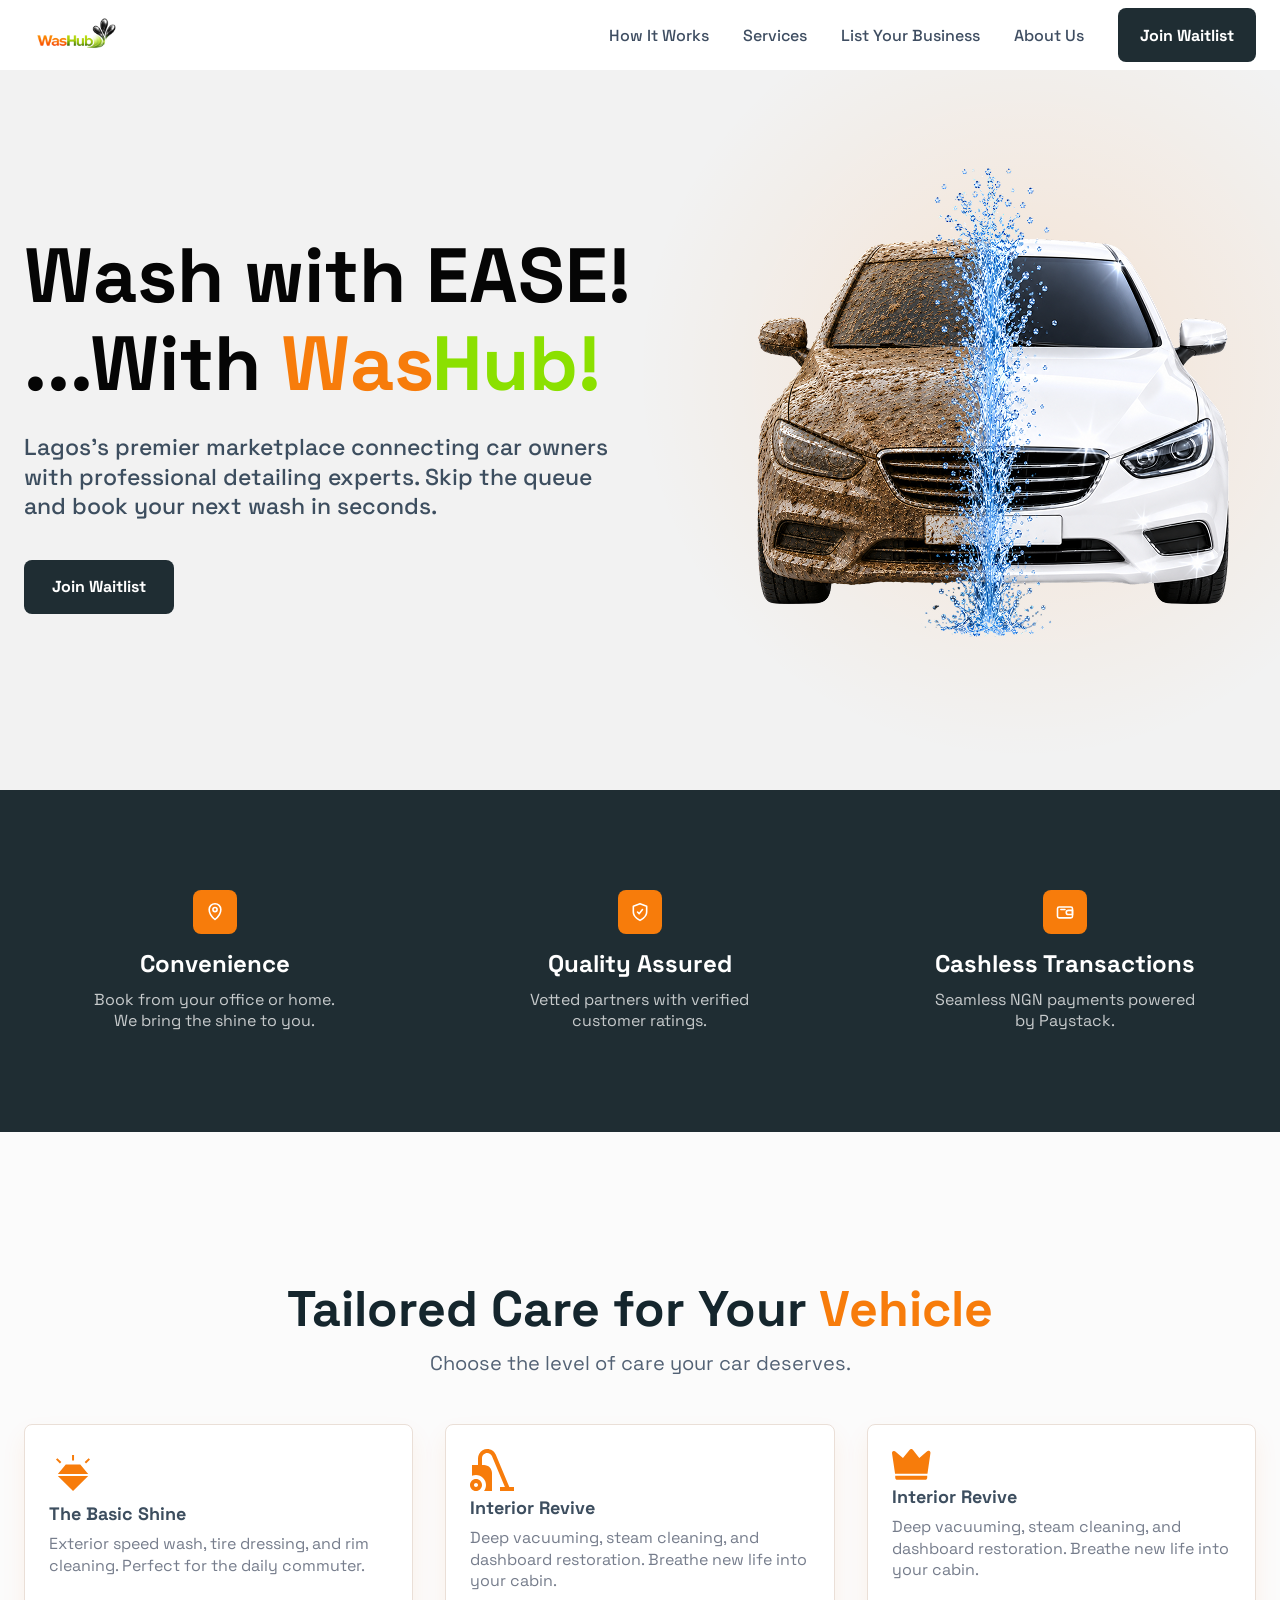
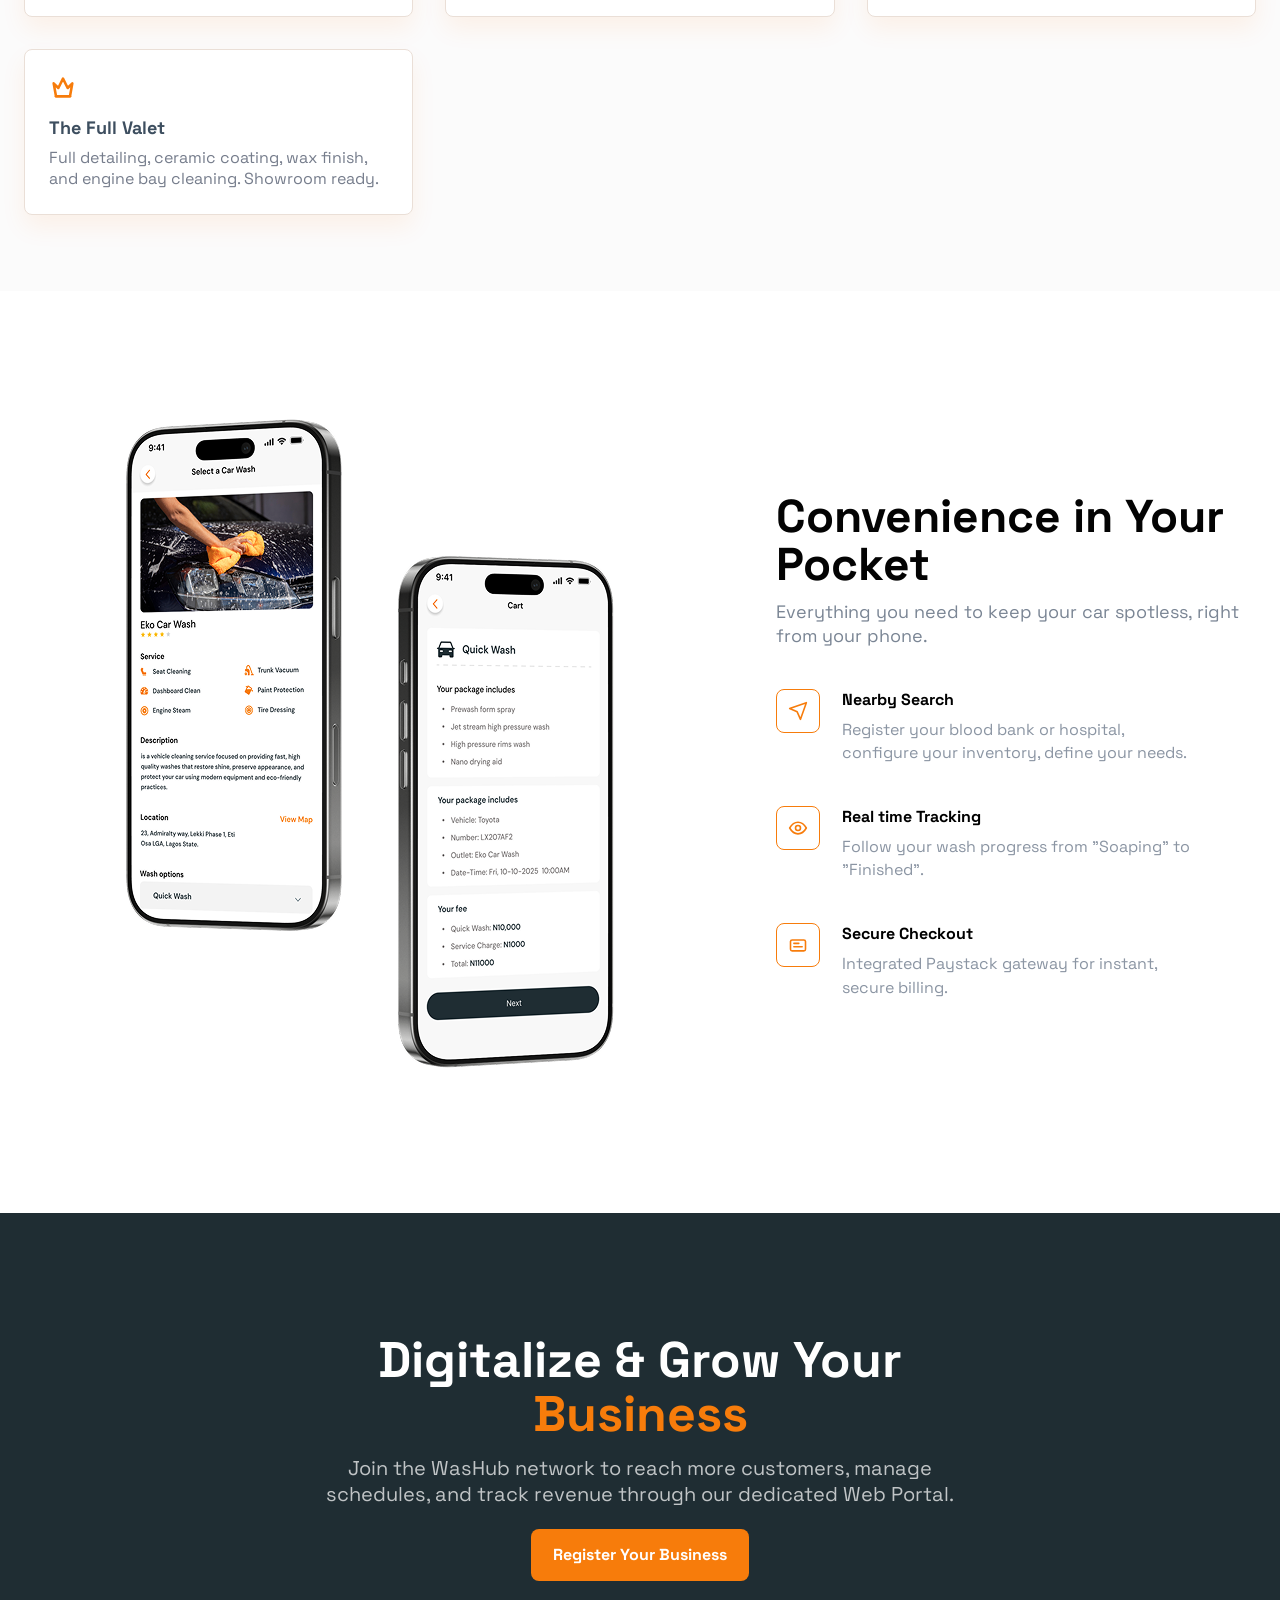
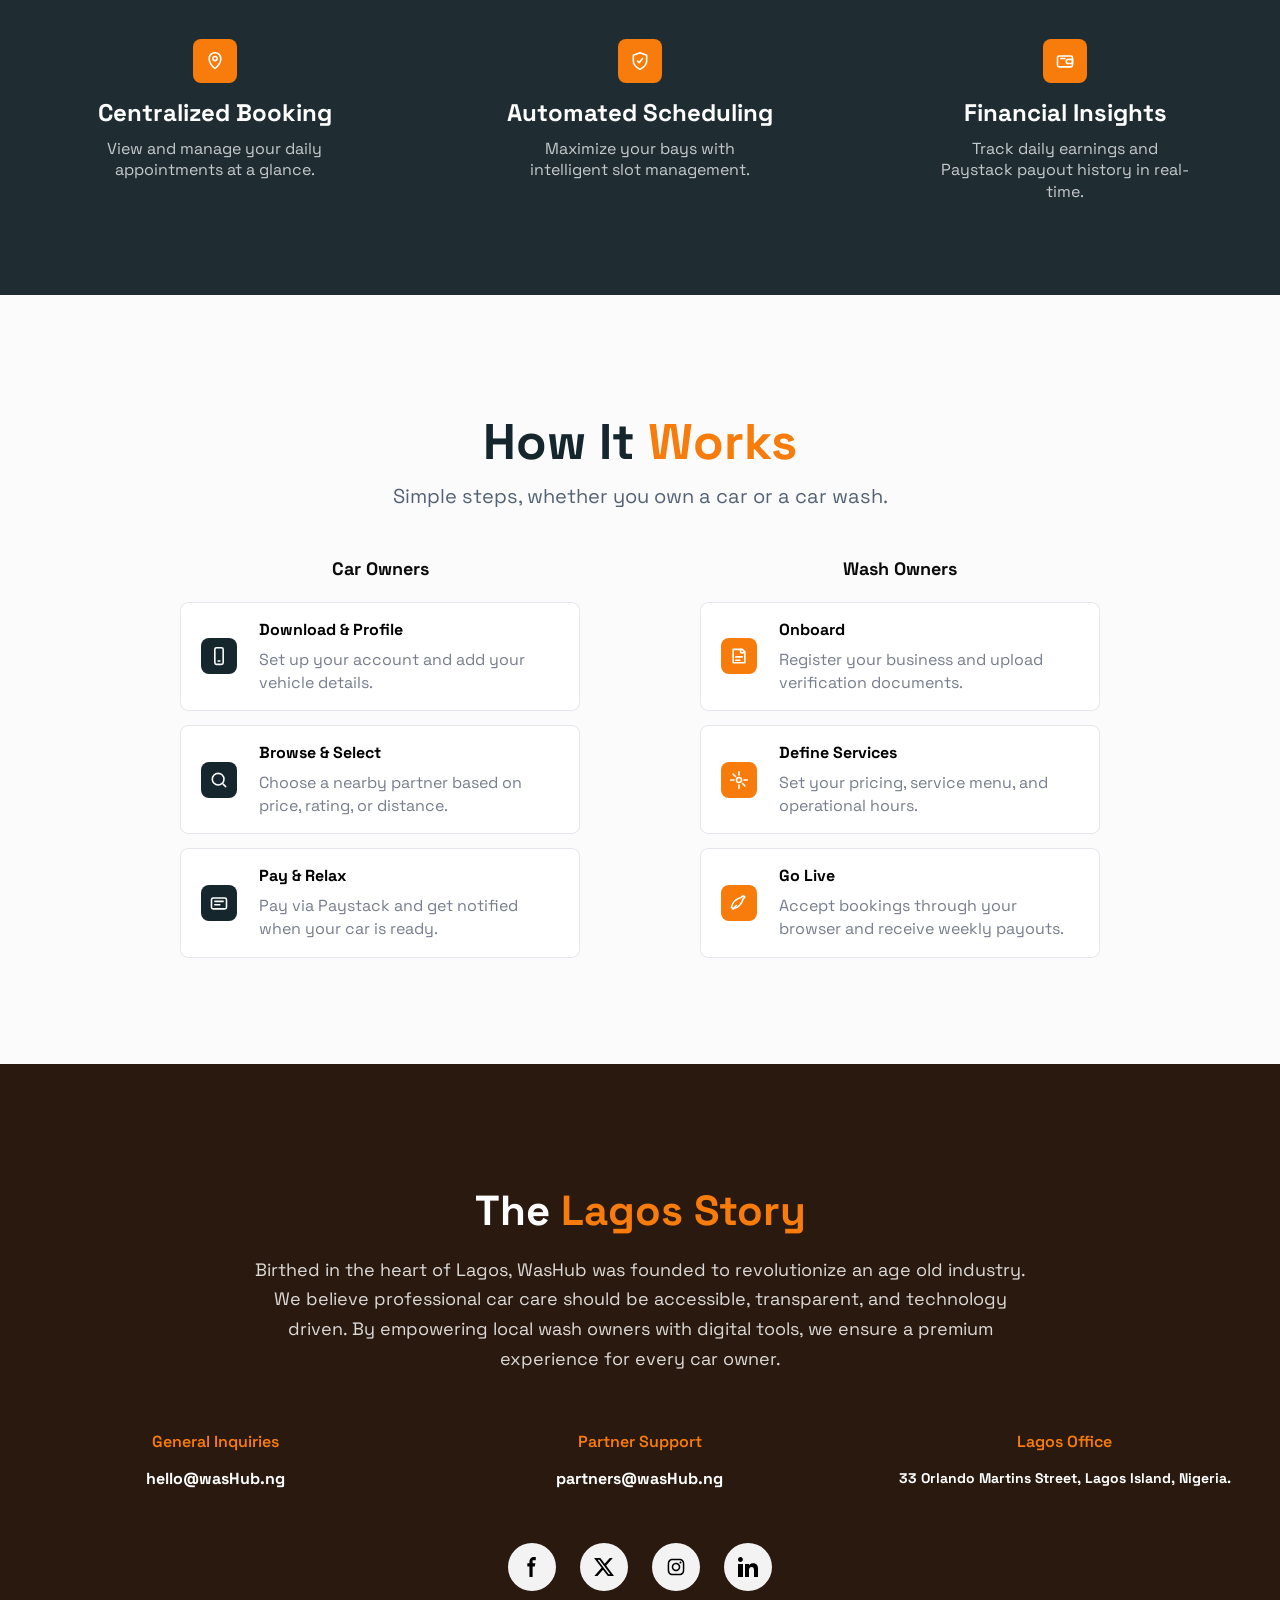
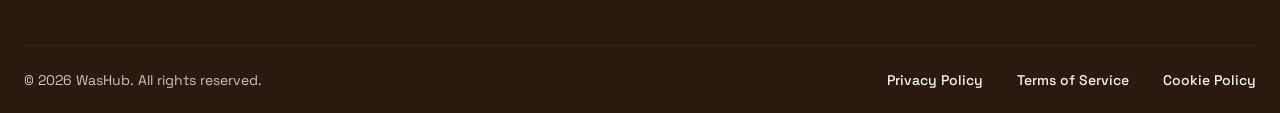
<file: index.html>
<!doctype html>
<html lang="en">
  <head>

    <meta charset="UTF-8" />
    <meta name="viewport" content="width=device-width, initial-scale=1.0" />
    <title>WasHub | Wash with Ease</title>

    <link rel="preconnect" href="https://fonts.googleapis.com" />
    <link rel="preconnect" href="https://fonts.gstatic.com" crossorigin />
     <!-- Link to the favicon here -->
    <link rel="icon" type="image/x-icon" href="./favicon.ico" />
    <link
      href="https://fonts.googleapis.com/css2?family=Space+Grotesk&display=swap"
      rel="stylesheet"
    />
    <meta name="description" content="WasHub.ng is a Lagos-based marketplace connecting car owners with trusted car wash outlets. Find nearby car wash services, compare options, and book with ease.
" />
    <link rel="stylesheet" href="styles.css" />
  </head>
  <body>
    <header class="site-header" id="top">
      <nav class="nav" aria-label="Primary navigation">
        <a class="brand" href="#top" aria-label="WasHub home">
          <img
            src="./assets/lgog.png"
            alt="washub logo"
            height="72"
            width="100"
          />
        </a>

        <button
          class="menu-toggle"
          type="button"
          aria-expanded="false"
          aria-controls="site-menu"
        >
          <span></span>
          <span></span>
          <span></span>
          <span class="sr-only">Open menu</span>
        </button>

        <div class="nav-menu" id="site-menu">
          <a href="#how-it-works">How It Works</a>
          <a href="#services">Services</a>
          <a href="#business">List Your Business</a>
          <a href="#about">About Us</a>
          <a
            class="btn btn-dark nav-cta js-waitlist-trigger"
            href="#waitlist-modal"
            >Join Waitlist</a
          >
        </div>
      </nav>
    </header>

    <main>
      <section class="hero" id="waitlist">
        <div class="section-shell hero-grid">
          <div class="hero-copy">
            <h1>Wash with EASE!<br />...With <span>WasHub!</span></h1>
            <p>
              Lagos's premier marketplace connecting car owners with
              professional detailing experts. Skip the queue and book your next
              wash in seconds.
            </p>
            <a class="btn btn-dark js-waitlist-trigger" href="#waitlist-modal">
              Join Waitlist
            </a>
          </div>

          <div class="hero-visual" aria-label="WasHub app feature preview">
            <img src="./assets/landing.png" alt="WasHub app preview" />
          </div>
        </div>
      </section>

      <section class="trust-band" aria-label="WasHub benefits">
        <div class="section-shell benefit-grid">
          <article>
            <span class="icon-box" aria-hidden="true">
              <svg viewBox="0 0 24 24">
                <path d="M12 21s7-5.5 7-12a7 7 0 0 0-14 0c0 6.5 7 12 7 12Z" />
                <circle cx="12" cy="9" r="2.5" />
              </svg>
            </span>
            <h2>Convenience</h2>
            <p>Book from your office or home. We bring the shine to you.</p>
          </article>
          <article>
            <span class="icon-box" aria-hidden="true">
              <svg viewBox="0 0 24 24">
                <path d="M12 22s8-4 8-10V5l-8-3-8 3v7c0 6 8 10 8 10Z" />
                <path d="m9 12 2 2 4-5" />
              </svg>
            </span>
            <h2>Quality Assured</h2>
            <p>Vetted partners with verified customer ratings.</p>
          </article>
          <article>
            <span class="icon-box" aria-hidden="true">
              <svg viewBox="0 0 24 24">
                <rect x="3" y="6" width="18" height="13" rx="2" />
                <path d="M16 10h5v5h-5a2.5 2.5 0 0 1 0-5Z" />
                <path d="M7 9h5" />
              </svg>
            </span>
            <h2>Cashless Transactions</h2>
            <p>Seamless NGN payments powered by Paystack.</p>
          </article>
        </div>
      </section>

      <section class="services" id="services">
        <div class="section-shell">
          <div class="section-heading">
            <h2>Tailored Care for Your <span>Vehicle</span></h2>
            <p>Choose the level of care your car deserves.</p>
          </div>

          <div class="service-grid">
            <article class="service-card">
              <img
                src="./assets/basic_shine.svg"
                alt="The Basic Shine service"
                class="service-image"
              />
              <h3>The Basic Shine</h3>
              <p>
                Exterior speed wash, tire dressing, and rim cleaning. Perfect
                for the daily commuter.
              </p>
            </article>
            <article class="service-card">
              <img
                src="./assets/interior_revive.svg"
                alt="Interior Revive service"
                class="service-image"
              />
              <h3>Interior Revive</h3>
              <p>
                Deep vacuuming, steam cleaning, and dashboard restoration.
                Breathe new life into your cabin.
              </p>
            </article>
            <article class="service-card">
              <img
                src="./assets/full_valet.svg"
                alt="The Full Valet service"
                class="service-image"
              />
                </svg>
              </span>
              <h3>Interior Revive</h3>
              <p>
                Deep vacuuming, steam cleaning, and dashboard restoration.
                Breathe new life into your cabin.
              </p>
            </article>
            <article class="service-card">
              <span class="service-icon" aria-hidden="true">
                <svg viewBox="0 0 24 24">
                  <path d="m4 8 4 4 4-8 4 8 4-4-2 11H6L4 8Z" />
                  <path d="M6 19h12" />
                </svg>
              </span>
              <h3>The Full Valet</h3>
              <p>
                Full detailing, ceramic coating, wax finish, and engine bay
                cleaning. Showroom ready.
              </p>
            </article>
          </div>
        </div>
      </section>

      <section class="app-section">
        <div class="section-shell app-grid">
          <div
            class="app-preview"
            aria-label="WasHub service selection screens"
          >
            <img
              src="./assets/iPhone16.png"
              alt="WasHub app service selection"
              class="iphone16"
            />
          </div>

          <div class="feature-copy">
            <h2>Convenience in Your Pocket</h2>
            <p>
              Everything you need to keep your car spotless, right from your
              phone.
            </p>
            <div class="feature-list">
              <article>
                <span aria-hidden="true">
                  <svg viewBox="0 0 24 24">
                    <path d="m22 2-7 20-4-9-9-4 20-7Z" />
                  </svg>
                </span>
                <div>
                  <h3>Nearby Search</h3>
                  <p>
                    Register your blood bank or hospital, configure your
                    inventory, define your needs.
                  </p>
                </div>
              </article>
              <article>
                <span aria-hidden="true">
                  <svg viewBox="0 0 24 24">
                    <path d="M2 12s4-7 10-7 10 7 10 7-4 7-10 7S2 12 2 12Z" />
                    <circle cx="12" cy="12" r="3" />
                  </svg>
                </span>
                <div>
                  <h3>Real time Tracking</h3>
                  <p>Follow your wash progress from "Soaping" to "Finished".</p>
                </div>
              </article>
              <article>
                <span aria-hidden="true">
                  <svg viewBox="0 0 24 24">
                    <rect x="3" y="6" width="18" height="13" rx="2" />
                    <path d="M7 10h6" />
                    <path d="M7 14h10" />
                  </svg>
                </span>
                <div>
                  <h3>Secure Checkout</h3>
                  <p>
                    Integrated Paystack gateway for instant, secure billing.
                  </p>
                </div>
              </article>
            </div>
          </div>
        </div>
      </section>

      <section class="business-band" id="business">
        <div class="section-shell">
          <div class="section-heading light">
            <h2>Digitalize &amp; Grow Your <span>Business</span></h2>
            <p>
              Join the WasHub network to reach more customers, manage schedules,
              and track revenue through our dedicated Web Portal.
            </p>
            <a class="btn btn-orange js-waitlist-trigger" href="#waitlist-modal">
              Register Your Business 
            </a>
          </div>
          <div class="benefit-grid business-benefits">
            <article>
              <span class="icon-box" aria-hidden="true">
                <svg viewBox="0 0 24 24">
                  <path d="M12 21s7-5.5 7-12a7 7 0 0 0-14 0c0 6.5 7 12 7 12Z" />
                  <circle cx="12" cy="9" r="2.5" />
                </svg>
              </span>
              <h3>Centralized Booking</h3>
              <p>View and manage your daily appointments at a glance.</p>
            </article>
            <article>
              <span class="icon-box" aria-hidden="true">
                <svg viewBox="0 0 24 24">
                  <path d="M12 22s8-4 8-10V5l-8-3-8 3v7c0 6 8 10 8 10Z" />
                  <path d="m9 12 2 2 4-5" />
                </svg>
              </span>
              <h3>Automated Scheduling</h3>
              <p>Maximize your bays with intelligent slot management.</p>
            </article>
            <article>
              <span class="icon-box" aria-hidden="true">
                <svg viewBox="0 0 24 24">
                  <rect x="3" y="6" width="18" height="13" rx="2" />
                  <path d="M16 10h5v5h-5a2.5 2.5 0 0 1 0-5Z" />
                  <path d="M7 9h5" />
                </svg>
              </span>
              <h3>Financial Insights</h3>
              <p>
                Track daily earnings and Paystack payout history in real-time.
              </p>
            </article>
          </div>
        </div>
      </section>

      <section class="how" id="how-it-works">
        <div class="section-shell">
          <div class="section-heading">
            <h2>How It <span>Works</span></h2>
            <p>Simple steps, whether you own a car or a car wash.</p>
          </div>

          <div class="steps-grid">
            <div>
              <h3>Car Owners</h3>
              <article class="step-card">
                <span aria-hidden="true">
                  <svg viewBox="0 0 24 24">
                    <rect x="7" y="2" width="10" height="20" rx="2" />
                    <path d="M11 18h2" />
                  </svg>
                </span>
                <div>
                  <h4>Download &amp; Profile</h4>
                  <p>Set up your account and add your vehicle details.</p>
                </div>
              </article>
              <article class="step-card">
                <span aria-hidden="true">
                  <svg viewBox="0 0 24 24">
                    <circle cx="11" cy="11" r="7" />
                    <path d="m20 20-3-3" />
                  </svg>
                </span>
                <div>
                  <h4>Browse &amp; Select</h4>
                  <p>
                    Choose a nearby partner based on price, rating, or distance.
                  </p>
                </div>
              </article>
              <article class="step-card">
                <span aria-hidden="true">
                  <svg viewBox="0 0 24 24">
                    <rect x="3" y="6" width="18" height="13" rx="2" />
                    <path d="M7 10h10" />
                    <path d="M7 14h6" />
                  </svg>
                </span>
                <div>
                  <h4>Pay &amp; Relax</h4>
                  <p>
                    Pay via Paystack and get notified when your car is ready.
                  </p>
                </div>
              </article>
            </div>
            <div>
              <h3>Wash Owners</h3>
              <article class="step-card accent">
                <span aria-hidden="true">
                  <svg viewBox="0 0 24 24">
                    <path d="M8 4h8l3 3v13H5V4h3Z" />
                    <path d="M14 4v4h4" />
                    <path d="M8 13h8" />
                    <path d="M8 17h5" />
                  </svg>
                </span>
                <div>
                  <h4>Onboard</h4>
                  <p>
                    Register your business and upload verification documents.
                  </p>
                </div>
              </article>
              <article class="step-card accent">
                <span aria-hidden="true">
                  <svg viewBox="0 0 24 24">
                    <path d="M12 2v4" />
                    <path d="M12 18v4" />
                    <path d="m4.93 4.93 2.83 2.83" />
                    <path d="m16.24 16.24 2.83 2.83" />
                    <path d="M2 12h4" />
                    <path d="M18 12h4" />
                    <circle cx="12" cy="12" r="3" />
                  </svg>
                </span>
                <div>
                  <h4>Define Services</h4>
                  <p>Set your pricing, service menu, and operational hours.</p>
                </div>
              </article>
              <article class="step-card accent">
                <span aria-hidden="true">
                  <svg viewBox="0 0 24 24">
                    <path
                      d="M5 19c6-1 10-5 12-12l2-2-2-2-2 2C8 7 4 11 3 17l2 2Z"
                    />
                    <path d="M9 15 5 19" />
                  </svg>
                </span>
                <div>
                  <h4>Go Live</h4>
                  <p>
                    Accept bookings through your browser and receive weekly
                    payouts.
                  </p>
                </div>
              </article>
            </div>
          </div>
        </div>
      </section>
    </main>

    <footer class="footer" id="about">
      <div class="section-shell">
        <div class="footer-story">
          <h2>The <span>Lagos Story</span></h2>
          <p>
            Birthed in the heart of Lagos, WasHub was founded to revolutionize
            an age old industry. We believe professional car care should be
            accessible, transparent, and technology driven. By empowering local
            wash owners with digital tools, we ensure a premium experience for
            every car owner.
          </p>
        </div>
<div class="d-flex d-col">
        <div class="footer-contact">
          <article>
            <h3>General Inquiries</h3>
            <a href="mailto:hello@washub.com">hello@wasHub.ng</a>
          </article>
          <article>
            <h3>Partner Support</h3>
            <a href="mailto:partners@washub.com">partners@wasHub.ng</a>
          </article>
          <article>
            <h3>Lagos Office</h3>
            <p>33 Orlando Martins Street, Lagos Island, Nigeria.</p>
          </article>
        </div>
        <div class="social-link-container">
<a href="https://www.facebook.com/people/Washub/61591494476594" class="social-link-box">
<img src="./assets/facebook.svg" alt="Facebook logo" class="social-logo" />
</a>
<a href="https://www.linkedin.com/company/washub-ng" class="social-link-box">
<img src="./assets/x.svg" alt="X logo" class="social-logo" />
</a>
<a href="https://www.instagram.com/washub.ng" class="social-link-box">
<img src="./assets/uil_instagram.svg" alt="Instagram logo" class="social-logo" />
</a>
<a href="https://www.linkedin.com/company/washub-ng/" class="social-link-box">
<img src="./assets/linkedin-161-svgrepo-com.svg" alt="LinkedIn logo" class="social-logo" />
</a>
        </div>
</div>
       

        <div class="footer-bottom">
          <p>
            &copy; <span id="current-year">2027</span> WasHub. All rights
            reserved.
          </p>
          <!-- <div class="footer-bottom bottom-center">
            <a
              href="https://orisfinatech.com.ng"
              target="_blank"
              rel="noopener noreferrer"
            >
              Designed &amp; Developed by Orisfina Tech
            </a>
          </div> --> 
          <div>
            <a href="./privacy-policy.html">Privacy Policy</a>
            <a href="./terms-and-condition.html">Terms of Service</a>
            <a href="./privacy-policy.html#cookies">Cookie Policy</a>
          </div>
        </div>
      </div>
    </footer>

    <div
      class="waitlist-modal"
      id="waitlist-modal"
      role="dialog"
      aria-modal="true"
      aria-labelledby="waitlist-title"
      aria-describedby="waitlist-description"
      hidden
    >
      <div class="waitlist-backdrop" data-close-waitlist></div>
      <div class="waitlist-dialog" role="document">
        <button
          class="waitlist-close"
          type="button"
          aria-label="Close waitlist form"
          data-close-waitlist
        >
          &times;
        </button>

        <div class="waitlist-header">
          <h2 id="waitlist-title">Join the Waitlist</h2>
          <p id="waitlist-description">
            Be the first to know when WasHub launches in your area.
          </p>
        </div>

        <form class="waitlist-form" novalidate>
          <label>
            <span class="sr-only">Fullnames</span>
            <input
              type="text"
              name="fullnames"
              placeholder="Full Names"
              autocomplete="name"
              required
            />
          </label>

          <label>
            <span class="sr-only">Phone Number</span>
            <input
              type="tel"
              name="phoneNumber"
              placeholder="Phone Number"
              autocomplete="tel"
              required
            />
          </label>
          <label>
            <span class="sr-only">Email Address</span>
            <input
              type="email"
              name="email"
              placeholder="Email Address"
              autocomplete="email"
              required
            />
          </label>
          <p>Do you have a Wash Outlet?</p>
          <fieldset class="waitlist-type">
            <legend class="sr-only">Account type</legend>
            <label>
              <span>Yes</span>
              <input type="radio" name="isVendor" value="true" required />
              <i aria-hidden="true"></i>
            </label>
            <label>
              <span>No</span>
              <input type="radio" name="isVendor" value="false" required />
              <i aria-hidden="true"></i>
            </label>
          </fieldset>

          <button class="btn btn-orange waitlist-submit" type="submit">
            Join the Waitlist&nbsp; ->
          </button>
          <p class="waitlist-message" role="status" aria-live="polite"></p>
        </form>
      </div>
    </div>

    <script src="script.js"></script>
<script async src="https://www.googletagmanager.com/gtag/js?id=G-HRJLDSYEX5"></script>
<script>
  window.dataLayer = window.dataLayer || [];
  function gtag(){dataLayer.push(arguments);}
  gtag('js', new Date());

  gtag('config', 'G-HRJLDSYEX5');
</script>
  </body>
</html>
</file>
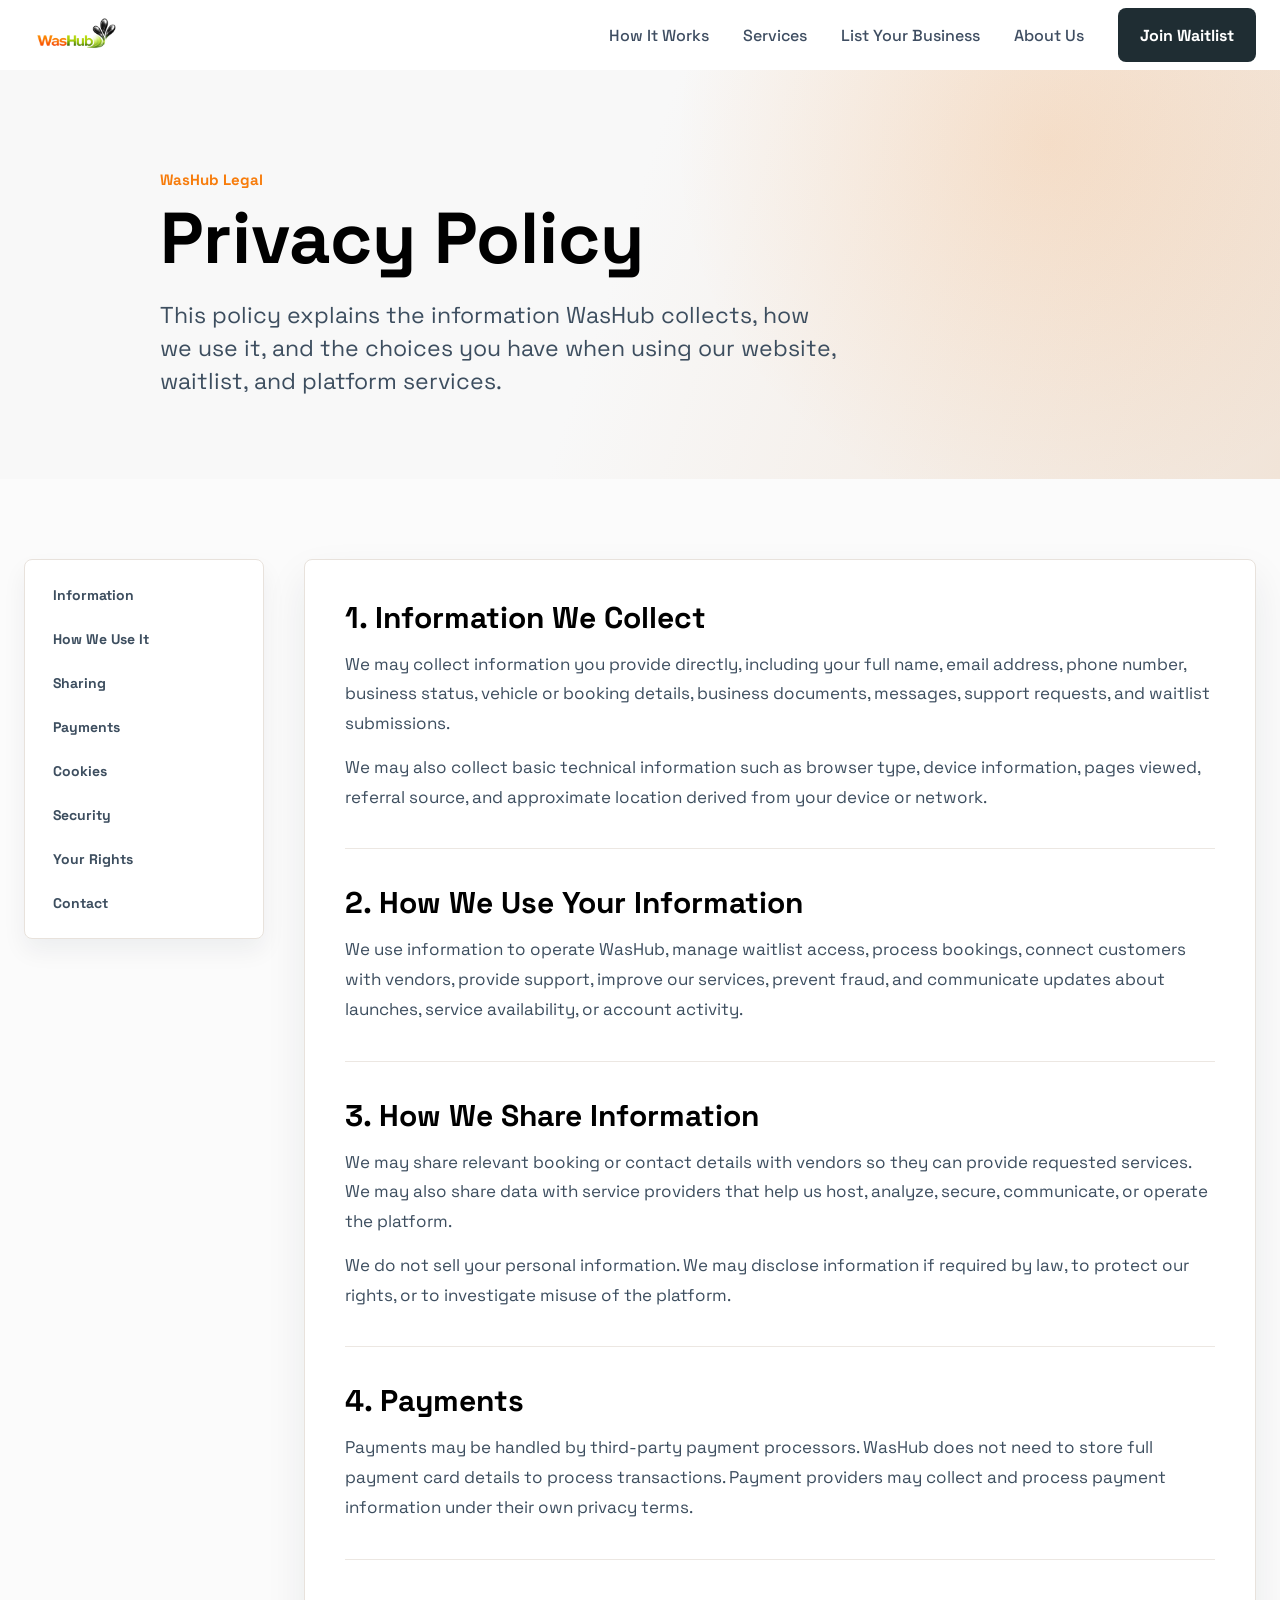
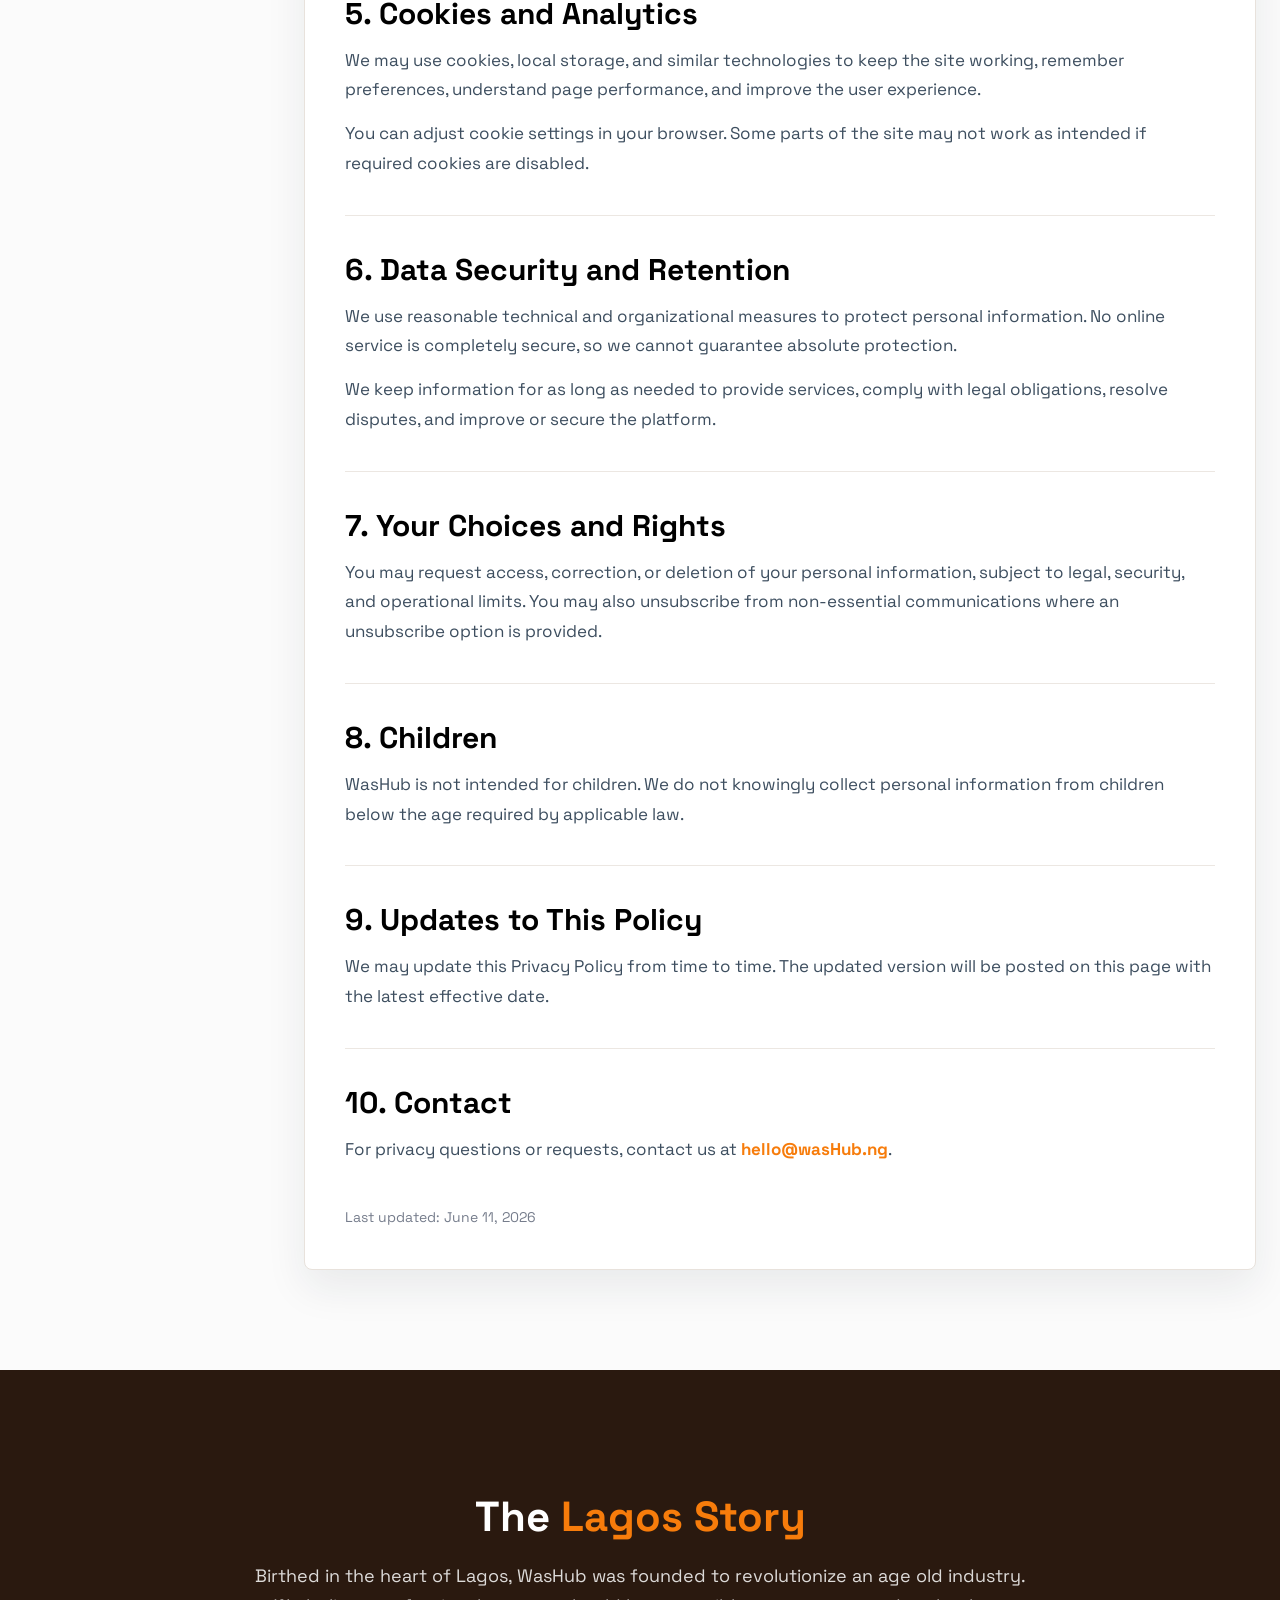
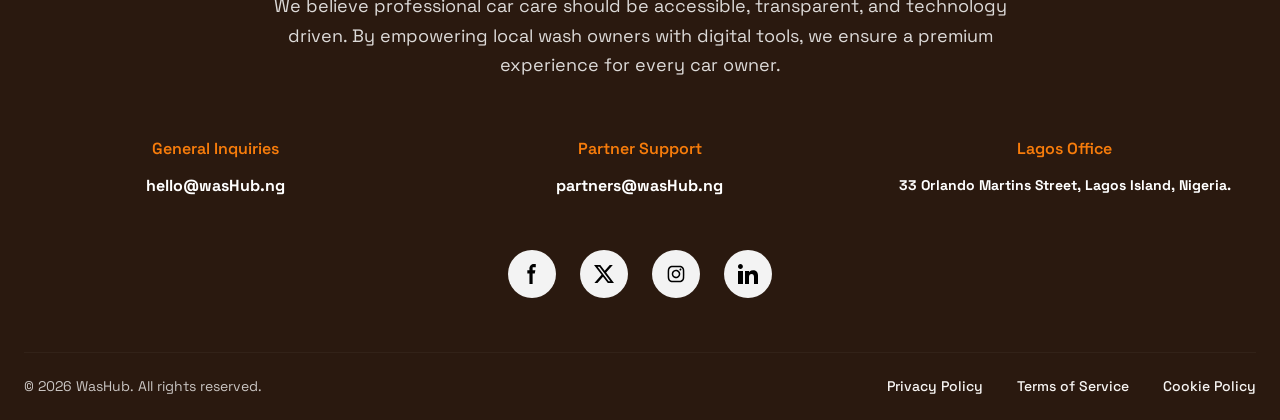
<file: privacy-policy.html>
<!doctype html>
<html lang="en">
  <head>
    <!-- Google tag (gtag.js) -->
<script async src="https://www.googletagmanager.com/gtag/js?id=G-HRJLDSYEX5"></script>
<script>
  window.dataLayer = window.dataLayer || [];
  function gtag(){dataLayer.push(arguments);}
  gtag('js', new Date());

  gtag('config', 'G-HRJLDSYEX5');
</script>
    <meta charset="UTF-8" />
    <meta name="viewport" content="width=device-width, initial-scale=1.0" />
    <title>Privacy Policy | WasHub</title>
    <link rel="preconnect" href="https://fonts.googleapis.com" />
    <link rel="preconnect" href="https://fonts.gstatic.com" crossorigin />
    <link
      href="https://fonts.googleapis.com/css2?family=Space+Grotesk&display=swap"
      rel="stylesheet"
    />
    <link rel="stylesheet" href="styles.css" />
  </head>
  <body>
    <header class="site-header" id="top">
      <nav class="nav" aria-label="Primary navigation">
        <a class="brand" href="index.html" aria-label="WasHub home">
          <img
              src="./assets/lgog.png"
            alt="washub logo"
           height="72"
            width="100"
          />
        </a>

        <button
          class="menu-toggle"
          type="button"
          aria-expanded="false"
          aria-controls="site-menu"
        >
          <span></span>
          <span></span>
          <span></span>
          <span class="sr-only">Open menu</span>
        </button>

        <div class="nav-menu" id="site-menu">
          <a href="index.html#how-it-works">How It Works</a>
          <a href="index.html#services">Services</a>
          <a href="index.html#business">List Your Business</a>
          <a href="index.html#about">About Us</a>
          <a class="btn btn-dark nav-cta" href="index.html#waitlist">Join Waitlist</a>
        </div>
      </nav>
    </header>

    <main>
      <section class="legal-hero">
        <div class="section-shell">
          <p class="legal-kicker">WasHub Legal</p>
          <h1>Privacy Policy</h1>
          <p>
            This policy explains the information WasHub collects, how we use it,
            and the choices you have when using our website, waitlist, and
            platform services.
          </p>
        </div>
      </section>

      <section class="legal-content">
        <div class="section-shell legal-grid">
          <aside class="legal-sidebar" aria-label="Privacy sections">
            <a href="#information">Information</a>
            <a href="#usage">How We Use It</a>
            <a href="#sharing">Sharing</a>
            <a href="#payments">Payments</a>
            <a href="#cookies">Cookies</a>
            <a href="#security">Security</a>
            <a href="#rights">Your Rights</a>
            <a href="#contact">Contact</a>
          </aside>

          <article class="legal-card">
            <section id="information">
              <h2>1. Information We Collect</h2>
              <p>
                We may collect information you provide directly, including your
                full name, email address, phone number, business status, vehicle
                or booking details, business documents, messages, support
                requests, and waitlist submissions.
              </p>
              <p>
                We may also collect basic technical information such as browser
                type, device information, pages viewed, referral source, and
                approximate location derived from your device or network.
              </p>
            </section>

            <section id="usage">
              <h2>2. How We Use Your Information</h2>
              <p>
                We use information to operate WasHub, manage waitlist access,
                process bookings, connect customers with vendors, provide
                support, improve our services, prevent fraud, and communicate
                updates about launches, service availability, or account activity.
              </p>
            </section>

            <section id="sharing">
              <h2>3. How We Share Information</h2>
              <p>
                We may share relevant booking or contact details with vendors so
                they can provide requested services. We may also share data with
                service providers that help us host, analyze, secure, communicate,
                or operate the platform.
              </p>
              <p>
                We do not sell your personal information. We may disclose
                information if required by law, to protect our rights, or to
                investigate misuse of the platform.
              </p>
            </section>

            <section id="payments">
              <h2>4. Payments</h2>
              <p>
                Payments may be handled by third-party payment processors. WasHub
                does not need to store full payment card details to process
                transactions. Payment providers may collect and process payment
                information under their own privacy terms.
              </p>
            </section>

            <section id="cookies">
              <h2>5. Cookies and Analytics</h2>
              <p>
                We may use cookies, local storage, and similar technologies to
                keep the site working, remember preferences, understand page
                performance, and improve the user experience.
              </p>
              <p>
                You can adjust cookie settings in your browser. Some parts of the
                site may not work as intended if required cookies are disabled.
              </p>
            </section>

            <section id="security">
              <h2>6. Data Security and Retention</h2>
              <p>
                We use reasonable technical and organizational measures to protect
                personal information. No online service is completely secure, so
                we cannot guarantee absolute protection.
              </p>
              <p>
                We keep information for as long as needed to provide services,
                comply with legal obligations, resolve disputes, and improve or
                secure the platform.
              </p>
            </section>

            <section id="rights">
              <h2>7. Your Choices and Rights</h2>
              <p>
                You may request access, correction, or deletion of your personal
                information, subject to legal, security, and operational limits.
                You may also unsubscribe from non-essential communications where
                an unsubscribe option is provided.
              </p>
            </section>

            <section>
              <h2>8. Children</h2>
              <p>
                WasHub is not intended for children. We do not knowingly collect
                personal information from children below the age required by
                applicable law.
              </p>
            </section>

            <section>
              <h2>9. Updates to This Policy</h2>
              <p>
                We may update this Privacy Policy from time to time. The updated
                version will be posted on this page with the latest effective
                date.
              </p>
            </section>

            <section id="contact">
              <h2>10. Contact</h2>
              <p>
                For privacy questions or requests, contact us at
                <a href="mailto:hello@washub.com">hello@wasHub.ng</a>.
              </p>
            </section>

            <p class="legal-updated">Last updated: June 11, 2026</p>
          </article>
        </div>
      </section>
    </main>

    <footer class="footer" id="about">
      <div class="section-shell">
        <div class="footer-story">
          <h2>The <span>Lagos Story</span></h2>
          <p>
            Birthed in the heart of Lagos, WasHub was founded to revolutionize
            an age old industry. We believe professional car care should be
            accessible, transparent, and technology driven. By empowering local
            wash owners with digital tools, we ensure a premium experience for
            every car owner.
          </p>
        </div>
<div class="d-flex d-col">
        <div class="footer-contact">
          <article>
            <h3>General Inquiries</h3>
            <a href="mailto:hello@washub.com">hello@wasHub.ng</a>
          </article>
          <article>
            <h3>Partner Support</h3>
            <a href="mailto:partners@washub.com">partners@wasHub.ng</a>
          </article>
          <article>
            <h3>Lagos Office</h3>
            <p>33 Orlando Martins Street, Lagos Island, Nigeria.</p>
          </article>
        </div>
        <div class="social-link-container">
<a href="https://www.facebook.com/people/Washub/61591494476594" class="social-link-box">
<img src="./assets/facebook.svg" alt="Facebook logo" class="social-logo" />
</a>
<a href="https://www.linkedin.com/company/washub-ng" class="social-link-box">
<img src="./assets/x.svg" alt="X logo" class="social-logo" />
</a>
<a href="https://www.instagram.com/washub.ng" class="social-link-box">
<img src="./assets/uil_instagram.svg" alt="Instagram logo" class="social-logo" />
</a>
<a href="https://www.linkedin.com/company/washub-ng/" class="social-link-box">
<img src="./assets/linkedin-161-svgrepo-com.svg" alt="LinkedIn logo" class="social-logo" />
</a>
        </div>
</div>
       

        <div class="footer-bottom">
          <p>
            &copy; <span id="current-year">2027</span> WasHub. All rights
            reserved.
          </p>
          <!-- <div class="footer-bottom bottom-center">
            <a
              href="https://orisfinatech.com.ng"
              target="_blank"
              rel="noopener noreferrer"
            >
              Designed &amp; Developed by Orisfina Tech
            </a>
          </div> --> 
          <div>
            <a href="./privacy-policy.html">Privacy Policy</a>
            <a href="./terms-and-condition.html">Terms of Service</a>
            <a href="#">Cookie Policy</a>
          </div>
        </div>
      </div>
    </footer> 

    <script src="script.js"></script>
  </body>
</html>
</file>
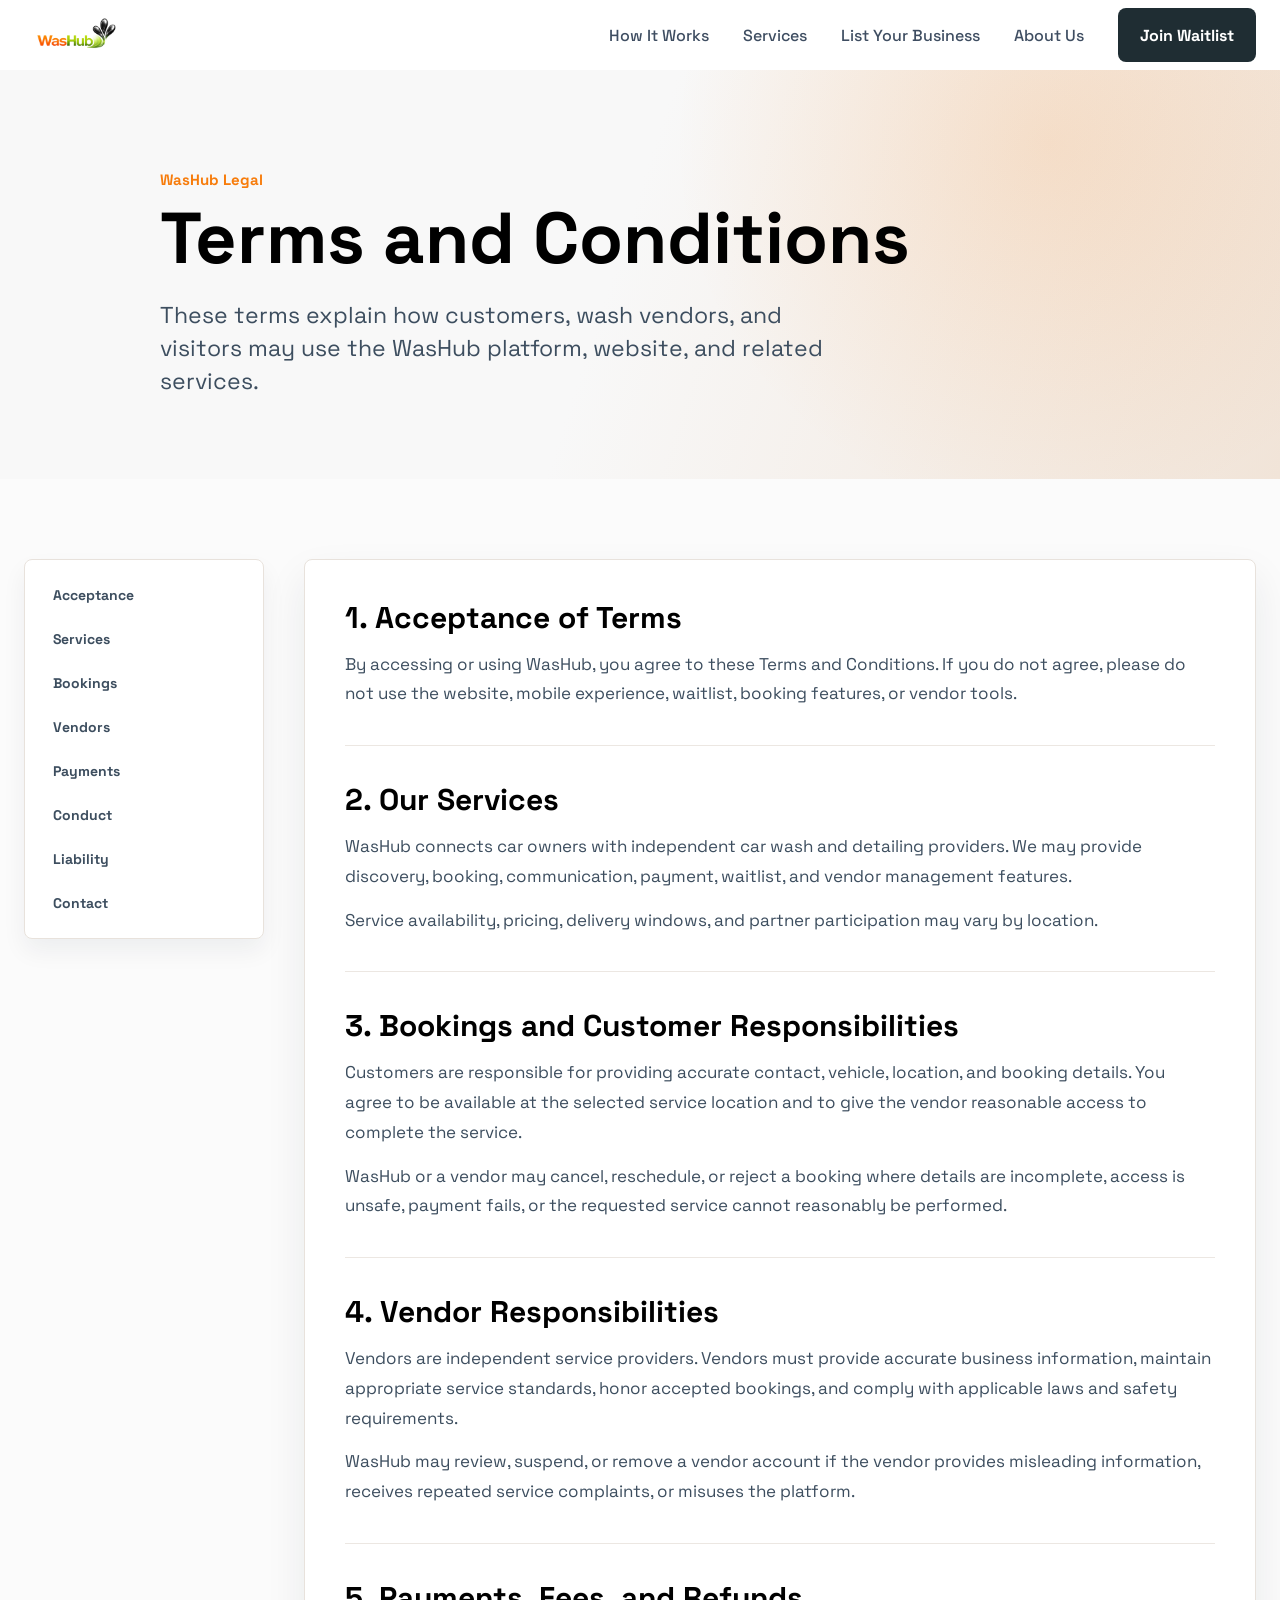
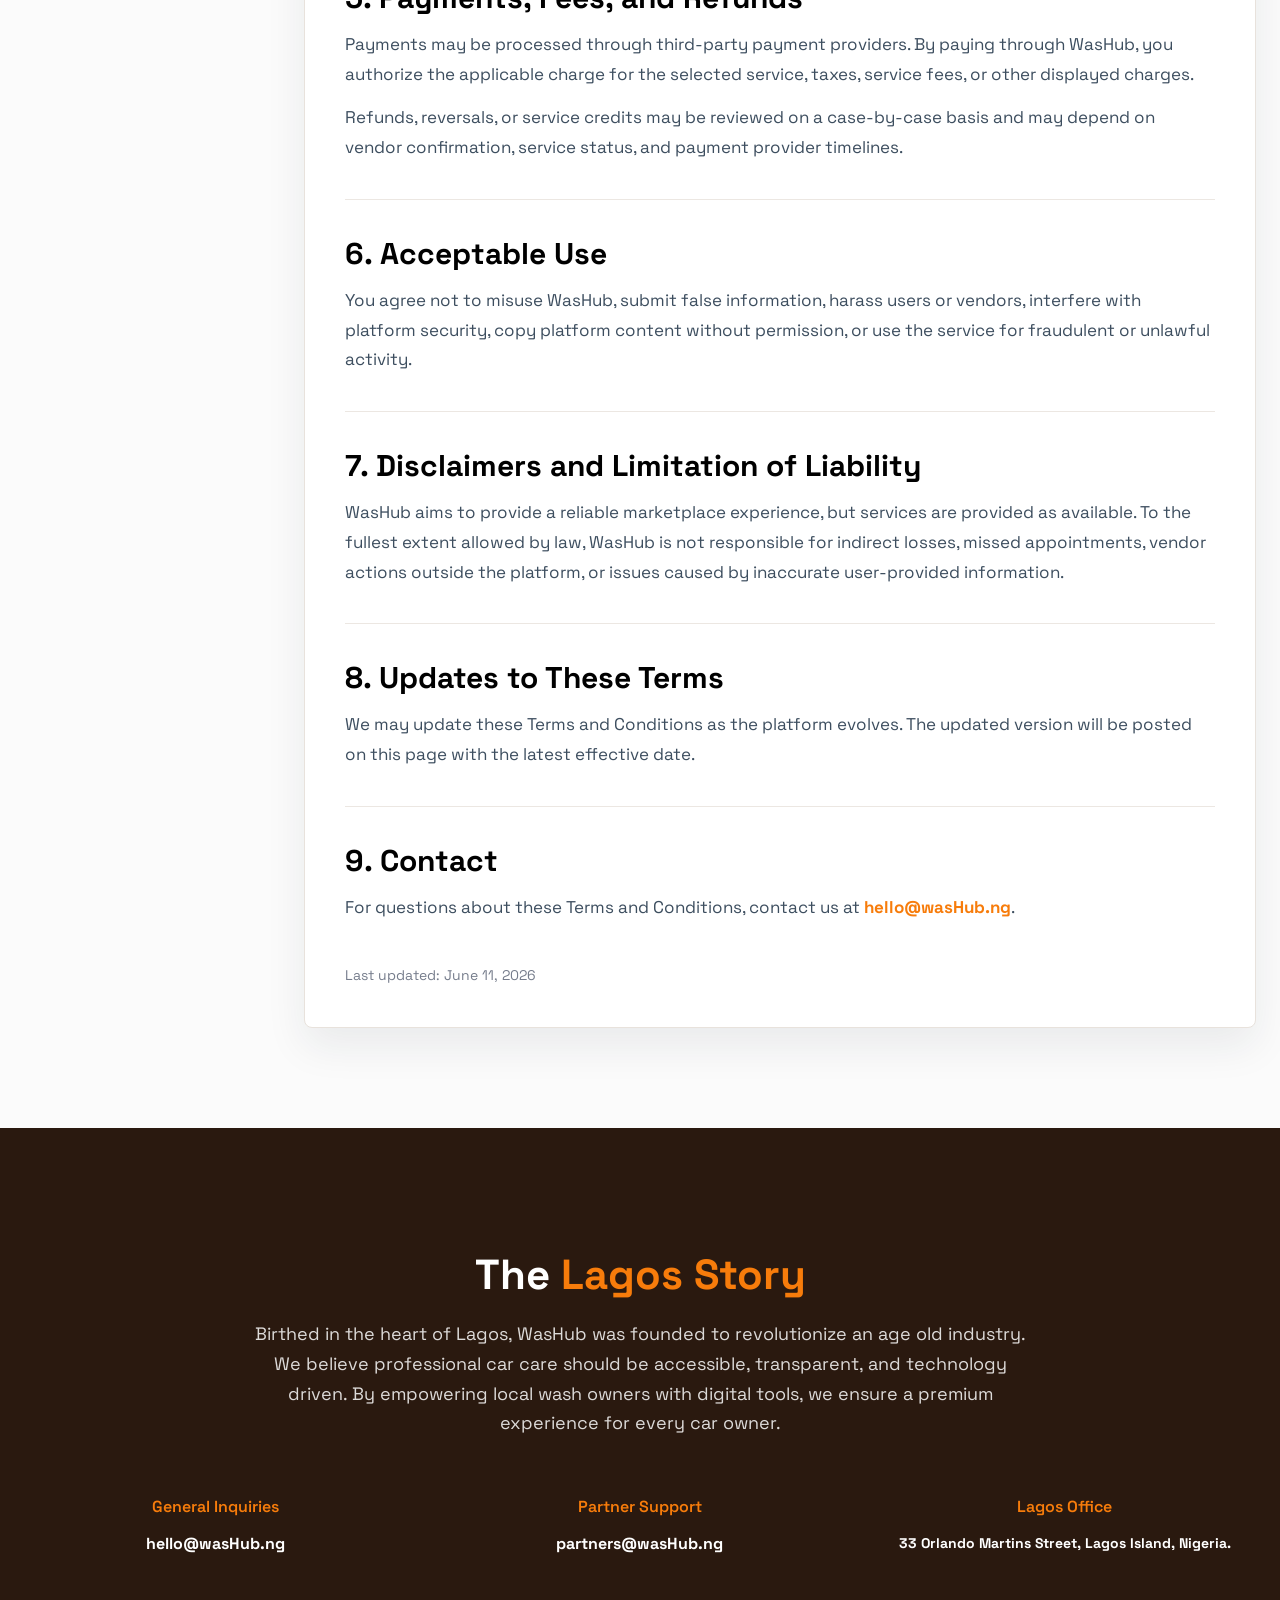
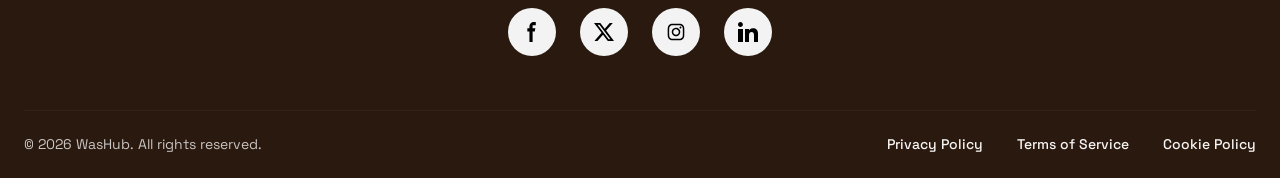
<file: terms-and-condition.html>
<!doctype html>
<html lang="en">
  <head>
    <!-- Google tag (gtag.js) -->
<script async src="https://www.googletagmanager.com/gtag/js?id=G-HRJLDSYEX5"></script>
<script>
  window.dataLayer = window.dataLayer || [];
  function gtag(){dataLayer.push(arguments);}
  gtag('js', new Date());

  gtag('config', 'G-HRJLDSYEX5');
</script>
    <meta charset="UTF-8" />
    <meta name="viewport" content="width=device-width, initial-scale=1.0" />
    <title>Terms and Conditions | WasHub</title>
    <link rel="preconnect" href="https://fonts.googleapis.com" />
    <link rel="preconnect" href="https://fonts.gstatic.com" crossorigin />
    <link
      href="https://fonts.googleapis.com/css2?family=Space+Grotesk&display=swap"
      rel="stylesheet"
    />
    <link rel="stylesheet" href="styles.css" />
  </head>
  <body>
    <header class="site-header" id="top">
      <nav class="nav" aria-label="Primary navigation">
        <a class="brand" href="index.html" aria-label="WasHub home">
          <img
            src="./assets/lgog.png"
            alt="washub logo"
            height="72"
            width="100"
          />
        </a>

        <button
          class="menu-toggle"
          type="button"
          aria-expanded="false"
          aria-controls="site-menu"
        >
          <span></span>
          <span></span>
          <span></span>
          <span class="sr-only">Open menu</span>
        </button>

        <div class="nav-menu" id="site-menu">
          <a href="index.html#how-it-works">How It Works</a>
          <a href="index.html#services">Services</a>
          <a href="index.html#business">List Your Business</a>
          <a href="index.html#about">About Us</a>
          <a class="btn btn-dark nav-cta" href="index.html#waitlist">Join Waitlist</a>
        </div>
      </nav>
    </header>

    <main>
      <section class="legal-hero">
        <div class="section-shell">
          <p class="legal-kicker">WasHub Legal</p>
          <h1>Terms and Conditions</h1>
          <p>
            These terms explain how customers, wash vendors, and visitors may use
            the WasHub platform, website, and related services.
          </p>
        </div>
      </section>

      <section class="legal-content">
        <div class="section-shell legal-grid">
          <aside class="legal-sidebar" aria-label="Terms sections">
            <a href="#acceptance">Acceptance</a>
            <a href="#services">Services</a>
            <a href="#bookings">Bookings</a>
            <a href="#vendors">Vendors</a>
            <a href="#payments">Payments</a>
            <a href="#conduct">Conduct</a>
            <a href="#liability">Liability</a>
            <a href="#contact">Contact</a>
          </aside>

          <article class="legal-card">
            <section id="acceptance">
              <h2>1. Acceptance of Terms</h2>
              <p>
                By accessing or using WasHub, you agree to these Terms and
                Conditions. If you do not agree, please do not use the website,
                mobile experience, waitlist, booking features, or vendor tools.
              </p>
            </section>

            <section id="services">
              <h2>2. Our Services</h2>
              <p>
                WasHub connects car owners with independent car wash and detailing
                providers. We may provide discovery, booking, communication,
                payment, waitlist, and vendor management features.
              </p>
              <p>
                Service availability, pricing, delivery windows, and partner
                participation may vary by location.
              </p>
            </section>

            <section id="bookings">
              <h2>3. Bookings and Customer Responsibilities</h2>
              <p>
                Customers are responsible for providing accurate contact,
                vehicle, location, and booking details. You agree to be available
                at the selected service location and to give the vendor reasonable
                access to complete the service.
              </p>
              <p>
                WasHub or a vendor may cancel, reschedule, or reject a booking
                where details are incomplete, access is unsafe, payment fails, or
                the requested service cannot reasonably be performed.
              </p>
            </section>

            <section id="vendors">
              <h2>4. Vendor Responsibilities</h2>
              <p>
                Vendors are independent service providers. Vendors must provide
                accurate business information, maintain appropriate service
                standards, honor accepted bookings, and comply with applicable
                laws and safety requirements.
              </p>
              <p>
                WasHub may review, suspend, or remove a vendor account if the
                vendor provides misleading information, receives repeated service
                complaints, or misuses the platform.
              </p>
            </section>

            <section id="payments">
              <h2>5. Payments, Fees, and Refunds</h2>
              <p>
                Payments may be processed through third-party payment providers.
                By paying through WasHub, you authorize the applicable charge for
                the selected service, taxes, service fees, or other displayed
                charges.
              </p>
              <p>
                Refunds, reversals, or service credits may be reviewed on a
                case-by-case basis and may depend on vendor confirmation, service
                status, and payment provider timelines.
              </p>
            </section>

            <section id="conduct">
              <h2>6. Acceptable Use</h2>
              <p>
                You agree not to misuse WasHub, submit false information, harass
                users or vendors, interfere with platform security, copy platform
                content without permission, or use the service for fraudulent or
                unlawful activity.
              </p>
            </section>

            <section id="liability">
              <h2>7. Disclaimers and Limitation of Liability</h2>
              <p>
                WasHub aims to provide a reliable marketplace experience, but
                services are provided as available. To the fullest extent allowed
                by law, WasHub is not responsible for indirect losses, missed
                appointments, vendor actions outside the platform, or issues
                caused by inaccurate user-provided information.
              </p>
            </section>

            <section>
              <h2>8. Updates to These Terms</h2>
              <p>
                We may update these Terms and Conditions as the platform evolves.
                The updated version will be posted on this page with the latest
                effective date.
              </p>
            </section>

            <section id="contact">
              <h2>9. Contact</h2>
              <p>
                For questions about these Terms and Conditions, contact us at
                <a href="mailto:hello@washub.com">hello@wasHub.ng</a>.
              </p>
            </section>

            <p class="legal-updated">Last updated: June 11, 2026</p>
          </article>
        </div>
      </section>
    </main>

   <footer class="footer" id="about">
      <div class="section-shell">
        <div class="footer-story">
          <h2>The <span>Lagos Story</span></h2>
          <p>
            Birthed in the heart of Lagos, WasHub was founded to revolutionize
            an age old industry. We believe professional car care should be
            accessible, transparent, and technology driven. By empowering local
            wash owners with digital tools, we ensure a premium experience for
            every car owner.
          </p>
        </div>
<div class="d-flex d-col">
        <div class="footer-contact">
          <article>
            <h3>General Inquiries</h3>
            <a href="mailto:hello@washub.com">hello@wasHub.ng</a>
          </article>
          <article>
            <h3>Partner Support</h3>
            <a href="mailto:partners@washub.com">partners@wasHub.ng</a>
          </article>
          <article>
            <h3>Lagos Office</h3>
            <p>33 Orlando Martins Street, Lagos Island, Nigeria.</p>
          </article>
        </div>
        <div class="social-link-container">
<a href="https://www.facebook.com/people/Washub/61591494476594" class="social-link-box">
<img src="./assets/facebook.svg" alt="Facebook logo" class="social-logo" />
</a>
<a href="https://www.linkedin.com/company/washub-ng" class="social-link-box">
<img src="./assets/x.svg" alt="X logo" class="social-logo" />
</a>
<a href="https://www.instagram.com/washub.ng" class="social-link-box">
<img src="./assets/uil_instagram.svg" alt="Instagram logo" class="social-logo" />
</a>
<a href="https://www.linkedin.com/company/washub-ng/" class="social-link-box">
<img src="./assets/linkedin-161-svgrepo-com.svg" alt="LinkedIn logo" class="social-logo" />
</a>
        </div>
</div>
       

        <div class="footer-bottom">
          <p>
            &copy; <span id="current-year">2027</span> WasHub. All rights
            reserved.
          </p>
          <!-- <div class="footer-bottom bottom-center">
            <a
              href="https://orisfinatech.com.ng"
              target="_blank"
              rel="noopener noreferrer"
            >
              Designed &amp; Developed by Orisfina Tech
            </a>
          </div> --> 
          <div>
            <a href="./privacy-policy.html">Privacy Policy</a>
            <a href="./terms-and-condition.html">Terms of Service</a>
            <a href="#">Cookie Policy</a>
          </div>
        </div>
      </div>
    </footer>

    <script src="script.js"></script>
  </body>
</html>
</file>
<file: styles.css>
:root {
  --ink: #15262d;
  --black: #000;
  --muted: #536275;
  --soft: #f7f5f3;
  --line: #eadfd7;
  --orange: #f77c0b;
  --green: #8be000;
  --brown: #2a190f;
  --secondary-200: #1f2d33;
  --secondary-300: #767d8c;
  --secondary: #3d4e5f;
  --white: #ffffff;
  --shadow: 0 18px 48px rgba(21, 38, 45, 0.12);
  --radius: 8px;
}

* {
  box-sizing: border-box;
}

html {
  scroll-behavior: smooth;
  font-size: 62.5%;
}

body {
  margin: 0;
  background: var(--white);
  color: var(--secondary);
  letter-spacing: 0;
  font-family: "Space Grotesk", sans-serif;
  font-optical-sizing: auto;
  font-weight: 400;
  font-style: normal;
  font-size: 1.6rem;
}

body.menu-open {
  overflow: hidden;
}

.d-col {
  flex-direction: column;
}
.d-flex {
  display: flex;
}
.social-link-container{
  display: flex;
  column-gap: 2.4rem;
  justify-content: center;
  margin-bottom: 5.4rem;
}
.social-link-box {
  width: 4.8rem;
  height: 4.8rem;
  background-color:#f3f3f3;
  border-radius: 100%;
  display:flex;
  align-items:center;
  justify-content:center;
}

.social-link-box:hover{
  background-color: var(--orange);
}
.social-logo {
  width: 2rem;
  height: 2rem;
}
.justify-center {
  display: flex;
  align-items: center;
  justify-content: center;
}
body.modal-open {
  overflow: hidden;
}

a {
  color: inherit;
  text-decoration: none;
}

button,
input,
textarea,
select {
  font: inherit;
}

.sr-only {
  clip: rect(0 0 0 0);
  clip-path: inset(50%);
  height: 1px;
  overflow: hidden;
  position: absolute;
  white-space: nowrap;
  width: 1px;
}

.section-shell {
  /**width: min(1120px, calc(100% - 48px));**/
  width: min(1280px, calc(100% - 48px));
  margin: 0 auto;
}

.site-header {
  position: sticky;
  top: 0;
  z-index: 20;
  /* border-top: 2px solid #111; */
  background: rgba(255, 255, 255, 0.94);
  backdrop-filter: blur(16px);
}

.nav {
  width: min(1280px, calc(100% - 48px));
  height: 7rem;
  margin: 0 auto;
  display: flex;

  justify-content: space-between;
  gap: 2.8rem;
}

.brand {
  /*  position: relative;
  display: inline-flex;
  align-items: center;
  min-width: 116px;
  font-weight: 800;
  font-size: 22px;
  line-height: 1; */
}

.brand-text span:first-child {
  color: var(--orange);
}

.brand-text span:last-child {
  color: #61bf00;
}

.brand-bubbles {
  position: absolute;
  left: 6.4rem;
  top: -1rem;
  width: 3rem;
  height: 3rem;
}

.brand-bubbles i {
  position: absolute;
  display: block;
  width: 1.2rem;
  height: 2rem;
  border-radius: 50% 50% 45% 45%;
  background: radial-gradient(
    circle at 35% 25%,
    #ffffff 0 18%,
    #253137 22% 100%
  );
  transform-origin: 50% 100%;
}

.brand-bubbles i:nth-child(1) {
  left: 1px;
  top: 8px;
  transform: rotate(-36deg);
}

.brand-bubbles i:nth-child(2) {
  left: 10px;
  top: 0;
}

.brand-bubbles i:nth-child(3) {
  right: 0;
  top: 8px;
  transform: rotate(36deg);
}

.nav-menu {
  display: flex;
  align-items: center;
  gap: 34px;
  color: #3e4d61;
  font-size: 1.6rem;
  font-weight: 500;
}

.nav-menu a:not(.btn) {
  padding: 8px 0;
}

.nav-menu a:not(.btn):hover {
  color: var(--orange);
}

.btn {
  display: inline-flex;
  align-items: center;
  justify-content: center;
  min-height: 43px;
  border: 0;
  border-radius: var(--radius);
  padding: 0 22px;
  cursor: pointer;
  font-weight: 700;
  transition:
    transform 180ms ease,
    box-shadow 180ms ease,
    background-color 180ms ease;
}

.btn:hover {
  transform: translateY(-2px);
}

.btn-dark {
  background: var(--secondary-200);
  color: var(--white);
  height: 54px;
}

.btn-dark:hover {
  box-shadow: 0 10px 22px rgba(21, 38, 45, 0.22);
}

.btn-orange {
  min-height: 5.2rem;
  background: var(--orange);
  color: var(--white);
  font-size: 1.6rem;
}

.menu-toggle {
  display: none;
  width: 42px;
  height: 42px;
  border: 1px solid #dde3e6;
  border-radius: var(--radius);
  background: var(--white);
  color: var(--ink);
}

.menu-toggle span:not(.sr-only) {
  display: block;
  width: 20px;
  height: 2px;
  margin: 4px auto;
  border-radius: 999px;
  background: currentColor;
}

.hero {
  overflow: hidden;
  min-height: 720px;
  display: flex;
  align-items: center;
  background:
    radial-gradient(
      circle at 80% 42%,
      rgba(255, 121, 0, 0.13),
      transparent 35%
    ),
    linear-gradient(136.23deg, #f2f2f2 124.21%, #f2f2f2 124.21%);
}

.hero-grid {
  display: grid;
  grid-template-columns: minmax(0, 1fr) minmax(360px, 520px);
  align-items: center;
  gap: 64px;
  padding: 72px 0 86px;
}

.hero-copy h1 {
  margin: 0;
  max-width: 68rem;
  color: #050505;
  font-size: clamp(4.6rem, 6vw, 7.8rem);
  line-height: 1.14;
  font-weight: 800;
}

.hero-copy h1 span {
  color: var(--orange);
  font-weight: 800;
}

.hero-copy h1 span::after {
  content: "Hub!";
  color: var(--green);
  margin-left: -0.02em;
}

.hero-copy h1 span {
  font-size: 0;
}

.hero-copy h1 span::before {
  content: "Was";
  color: var(--orange);
  font-size: clamp(4.6rem, 6vw, 7.8rem);
}

.hero-copy h1 span::after {
  font-size: clamp(4.6rem, 6vw, 7.8rem);
}

.hero-copy p {
  max-width: 61rem;
  margin: 2.6rem 0 3.8rem;
  color: var(--secondary);
  font-size: clamp(1.8rem, 2vw, 2.3rem);
  line-height: 1.28;
  font-weight: 500;
}

.hero-copy .btn {
  min-width: 15rem;
}

.hero-visual {
  position: relative;
  min-height: 5.6rem;
}

.phone {
  position: relative;
  width: 27.8rem;
  border: 0.9rem solid #151a1d;
  border-radius: 4rem;
  background: #151a1d;
  box-shadow: 0 2.4rem 3.4rem rgba(30, 18, 10, 0.28);
}

.phone::before {
  content: "";
  position: absolute;
  left: 50%;
  top: 0.8rem;
  z-index: 2;
  width: 7rem;
  height: 2rem;
  border-radius: 0 0 1.6rem 1.6rem;
  background: #050607;
  transform: translateX(-50%);
}

.phone-screen {
  overflow: hidden;
  min-height: 52rem;
  border-radius: 3rem;
  background: #fff;
  color: #0a0f12;
  padding: 1.8rem 1.6rem 1.6rem;
}

.phone-hero {
  position: absolute;
  right: 5.2rem;
  top: 3.6rem;
  width: 27.5rem;
  transform: rotate(14deg);
}

.status-bar,
.app-title,
.receipt-title,
.payment-panel dl div {
  display: flex;
  align-items: center;
  justify-content: space-between;
}

.status-bar {
  margin-bottom: 1.4rem;
  font-size: 0.8rem;
  font-weight: 800;
}

.app-title {
  margin-bottom: 1.4rem;
  font-size: 1.1rem;
}

.app-title button {
  width: 2.2rem;
  height: 2.2rem;
  border: 0.1rem solid #ffe0c5;
  border-radius: 50%;
  background: #fff8f0;
  color: var(--orange);
  line-height: 1;
}

.receipt-title {
  align-items: flex-start;
  flex-direction: column;
  gap: 0.5rem;
  color: #333;
  font-size: 0.8rem;
}

.receipt-title span,
.rating-panel span,
.payment-panel dt,
.payment-panel dd {
  color: #7d8791;
}

.map-card {
  position: relative;
  overflow: hidden;
  height: 11.6rem;
  margin: 1.3rem 0 0.8rem;
  border-radius: 0.7rem;
  background: #f1f2f2;
}

.map-grid {
  position: absolute;
  inset: -20px;
  opacity: 0.55;
  background:
    linear-gradient(22deg, transparent 47%, #cfd6d7 48% 51%, transparent 52%),
    linear-gradient(100deg, transparent 47%, #d9dfdf 48% 51%, transparent 52%),
    linear-gradient(#dfe5e5 1px, transparent 1px),
    linear-gradient(90deg, #dfe5e5 1px, transparent 1px);
  background-size:
    9.2rem 3.2rem,
    8.4rem 3.8rem,
    3rem 3rem,
    3rem 3rem;
}

.route {
  position: absolute;
  left: 8.2rem;
  top: 2.2rem;
  width: 7rem;
  height: 6.2rem;
  border-left: 0.2rem solid var(--orange);
  border-bottom: 0.2rem solid var(--orange);
  transform: skew(-16deg);
}

.pin {
  position: absolute;
  width: 1rem;
  height: 1rem;
  border: 0.2rem solid var(--white);
  border-radius: 50%;
  background: var(--orange);
}

.pin-a {
  left: 7.6rem;
  top: 2.1rem;
}

.pin-b {
  left: 14.4rem;
  top: 7.8rem;
}

.small-link {
  border: 0;
  background: transparent;
  color: var(--orange);
  padding: 0;
  font-size: 0.8rem;
  font-weight: 700;
}

.rating-panel {
  margin: 1rem 0;
  padding: 1.1rem;
  border-radius: 8px;
  background: #f7f7f7;
  text-align: center;
  font-size: 0.8rem;
}

.rating-panel strong,
.rating-panel span {
  display: block;
}

.stars {
  margin-top: 8px;
  color: #d2d6d8;
  font-size: 1.8rem;
  letter-spacing: 0.3rem;
}

.app-button {
  width: 100%;
  min-height: 3.4rem;
  border: 0;
  border-radius: 99.9rem;
  background: var(--ink);
  color: var(--white);
  font-size: 1rem;
  font-weight: 700;
}

.payment-panel {
  margin-top: 1.6rem;
  font-size: 0.8rem;
}

.payment-panel strong {
  display: block;
  margin-bottom: 0.8rem;
}

.payment-panel dl {
  margin: 0;
}

.payment-panel div {
  padding: 4px 0;
}

.payment-panel dd {
  margin: 0;
  font-weight: 800;
}

.payment-panel div:last-child dd,
.payment-panel div:last-child dt {
  color: var(--orange);
}

.annotation {
  position: absolute;
  z-index: 3;
  margin: 0;
  color: #16262d;
  font-family: Caveat, cursive;
  font-size: 2.4rem;
  line-height: 1.1;
  font-weight: 700;
}

.annotation-top {
  right: -6px;
  top: 18px;
}

.annotation-left {
  left: 0;
  bottom: 170px;
}

.annotation-right {
  right: 8px;
  top: 300px;
}

.callout-line {
  position: absolute;
  z-index: 2;
  border: 3px solid var(--orange);
  border-color: var(--orange) transparent transparent var(--orange);
  border-radius: 44px 0 0 0;
}

.line-top {
  right: 95px;
  top: 78px;
  width: 72px;
  height: 44px;
  transform: rotate(6deg);
}

.line-left {
  left: 100px;
  bottom: 132px;
  width: 74px;
  height: 54px;
  transform: rotate(42deg);
}

.line-right {
  right: 102px;
  top: 330px;
  width: 72px;
  height: 44px;
  transform: rotate(182deg);
}

.trust-band,
.business-band {
  background: var(--secondary-200);
  color: var(--white);
}

.trust-band {
  padding: 10rem 0;
  font-size: 1.6rem;
}

.benefit-grid {
  display: grid;
  grid-template-columns: repeat(3, minmax(0, 1fr));
  gap: 4.4rem;
  text-align: center;
}

.benefit-grid article {
  min-width: 0;
}

.icon-box {
  display: inline-grid;
  place-items: center;
  width: 44px;
  height: 44px;
  border-radius: var(--radius);
  background: var(--orange);
  color: #fff;
}

svg {
  width: 20px;
  height: 20px;
  fill: none;
  stroke: currentColor;
  stroke-linecap: round;
  stroke-linejoin: round;
  stroke-width: 1.9;
}

.benefit-grid h2,
.benefit-grid h3 {
  margin: 1.6rem 0 1rem;
  font-size: 2.4rem;
  line-height: 1.2;
}

.benefit-grid p {
  max-width: 26rem;
  margin: 0 auto;
  color: rgba(255, 255, 255, 0.75);
  font-size: 1.6rem;
  line-height: 1.35;
}

.services {
  padding: 15rem 0 7.6rem;
  background: #fbfbfb;
}

.section-heading {
  max-width: 720px;
  margin: 0 auto 48px;
  text-align: center;
}

.section-heading h2 {
  margin: 0 0 14px;
  color: var(--ink);
  font-size: clamp(30px, 4vw, 5rem);
  line-height: 1.08;
}

.section-heading h2 span {
  color: var(--orange);
}

.section-heading p {
  margin: 0;
  color: var(--muted);
  font-size: 2rem;
}

.service-grid {
  display: grid;
  grid-template-columns: repeat(3, minmax(0, 1fr));
  gap: 32px;
}

.service-card {
  min-height: 128px;
  padding: 24px;
  border: 1px solid var(--line);
  border-radius: var(--radius);
  background: #fff;
  box-shadow: 0 12px 24px rgba(255, 121, 0, 0.08);
}

.service-icon {
  display: inline-flex;
  color: var(--orange);
  margin-bottom: 14px;
}

.service-icon svg {
  width: 28px;
  height: 28px;
  stroke-width: 2.2;
}

.service-card h3 {
  margin: 0 0 8px;
  font-size: 1.8rem;
}

.service-card p {
  margin: 0;
  color: #767d8c;
  font-size: 1.6rem;
  line-height: 1.35;
}

.app-section {
  padding: 8rem 0 9.2rem;
  background: #fff;
}

.app-grid {
  display: grid;
  grid-template-columns: 1fr 1fr;
  align-items: center;
  gap: 82px;
}

.app-preview {
  position: relative;
  min-height: 430px;
}

.tag-list {
  display: grid;
  grid-template-columns: 1fr 1fr;
  gap: 7px;
  margin-bottom: 12px;
  color: #233139;
  font-size: 0.6rem;
  font-weight: 700;
}

.tag-list span::before,
.check-list li::before {
  content: "";
  display: inline-block;
  width: 5px;
  height: 5px;
  margin-right: 5px;
  border-radius: 50%;
  background: var(--orange);
  vertical-align: middle;
}

.mock-copy,
.check-list,
.mock-row {
  color: #737f8c;
  font-size: 7px;
  line-height: 1.4;
}

.mock-row {
  display: flex;
  justify-content: space-between;
  margin: 16px 0;
}

.mock-row strong {
  color: var(--orange);
}

.check-list {
  display: grid;
  gap: 8px;
  margin: 12px 0 18px;
  padding: 0;
  list-style: none;
}

.feature-copy h2 {
  margin: 0;
  color: #030303;
  font-size: clamp(32px, 4vw, 46px);
  line-height: 1.03;
}

.feature-copy > p {
  /* max-width: 440px; josh*/
  margin: 12px 0 40px;
  color: #7a8594;
  font-size: 1.8rem;
  line-height: 1.35;
}

.feature-list {
  display: grid;
  gap: 42px;
}

.feature-list article {
  display: grid;
  grid-template-columns: 44px 1fr;
  gap: 22px;
  align-items: start;
}

.feature-list article > span {
  display: grid;
  place-items: center;
  width: 44px;
  height: 44px;
  border: 1px solid var(--orange);
  border-radius: var(--radius);
  color: var(--orange);
}

.feature-list h3 {
  margin: 0 0 8px;
  color: var(--black);
  font-size: 1.6rem;
}

.feature-list p {
  max-width: 360px;
  margin: 0;
  color: #8b95a3;
  font-size: 1.6rem;
  line-height: 1.45;
}

.business-band {
  padding: 12rem 0 9.2rem;
}

.section-heading.light {
  margin-bottom: 58px;
}

.section-heading.light h2 {
  color: #fff;
}

.section-heading.light p {
  max-width: 680px;
  margin: 0 auto 22px;
  color: rgba(255, 255, 255, 0.72);
}

.business-benefits p {
  max-width: 250px;
}

.how {
  padding: 12rem 0 9.2rem;
  background: #fbfbfb;
}

.steps-grid {
  display: grid;
  grid-template-columns: repeat(2, minmax(280px, 1fr));
  gap: 120px;
  max-width: 920px;
  margin: 0 auto;
}

.steps-grid > div > h3 {
  margin: 0 0 22px;
  text-align: center;
  color: #0b0b0b;
  font-size: 1.8rem;
}

.step-card {
  display: grid;
  grid-template-columns: 40px 1fr;
  gap: 18px;
  align-items: center;
  min-height: 82px;
  margin-bottom: 14px;
  padding: 16px 20px;
  border: 1px solid #e4e7eb;
  border-radius: var(--radius);
  background: #fff;
}

.step-card span {
  display: grid;
  place-items: center;
  width: 36px;
  height: 36px;
  border-radius: var(--radius);
  background: var(--ink);
  color: #fff;
}

.step-card.accent span {
  background: var(--orange);
}

.step-card h4 {
  margin: 0 0 8px;
  color: var(--black);
  font-size: 1.6rem;
}

.step-card p {
  margin: 0;
  color: var(--secondary-300);
  font-size: 1.6rem;
  line-height: 1.45;
}

.footer {
  padding: 12rem 0 0;
  background: var(--brown);
  color: #fff;
}

.footer-story {
  max-width: 780px;
  margin: 0 auto 58px;
  text-align: center;
}

.footer-story h2 {
  margin: 0 0 1.8rem;
  font-size: clamp(3rem, 4vw, 4.2rem);
}

.footer-story h2 span {
  color: var(--orange);
}

.footer-story p {
  margin: 0;
  color: rgba(255, 255, 255, 0.84);
  font-size: 1.8rem;
  line-height: 1.65;
}

.footer-contact {
  display: grid;
  grid-template-columns: repeat(3, minmax(0, 1fr));
  gap: 4.2rem;
  margin-bottom: 5.4rem;
  text-align: center;
}

.footer-contact h3 {
  margin: 0 0 1.6rem;
  color: var(--orange);
  font-size: 1.6rem;
  font-weight: 600;
}

.footer-contact a {
  color: var(--white);
  font-size: 1.6rem;
  font-weight: 700;
}

.footer-contact p {
  /* max-width: 230px; */
  margin: 0 auto;
  color: #fff;
  font-size: 1.4rem;
  line-height: 1.45;
  font-weight: 700;
}

.footer-bottom {
  min-height: 6.8rem;
  display: flex;
  align-items: center;
  justify-content: space-between;
  gap: 2.4rem;
  border-top: 1px solid rgba(255, 255, 255, 0.04);
  color: rgba(255, 255, 255, 0.75);
  font-size: 1.4rem;
}

.footer-bottom p {
  margin: 0;
}

.bottom-center {
  display: flex;
  justify-content: center;
  align-items: center;
}
.footer-bottom div {
  display: flex;
  gap: 34px;
}

.footer-bottom div > a {
  color: var(--soft);
  font-weight: 500;
}
.footer-bottom a:hover {
  color: var(--orange);
}

.legal-hero {
  padding: 10rem 0 8rem;
  background:
    radial-gradient(
      circle at 82% 18%,
      rgba(247, 124, 11, 0.14),
      transparent 34%
    ),
    linear-gradient(108deg, #f8f8f8 0 48%, #f1e4d8 100%);
}

.legal-hero .section-shell {
  max-width: 96rem;
}

.legal-kicker {
  margin: 0 0 1.2rem;
  color: var(--orange);
  font-size: 1.5rem;
  font-weight: 700;
}

.legal-hero h1 {
  margin: 0;
  color: var(--black);
  font-size: clamp(4rem, 6vw, 7.2rem);
  line-height: 1.05;
  font-weight: 800;
}

.legal-hero p:not(.legal-kicker) {
  max-width: 68rem;
  margin: 2.2rem 0 0;
  color: var(--secondary);
  font-size: clamp(1.8rem, 2vw, 2.3rem);
  line-height: 1.45;
}

.legal-content {
  padding: 8rem 0 10rem;
  background: #fbfbfb;
}

.legal-grid {
  display: grid;
  grid-template-columns: 24rem minmax(0, 1fr);
  gap: 4rem;
  align-items: start;
}

.legal-sidebar {
  position: sticky;
  top: 9rem;
  display: grid;
  gap: 0.6rem;
  padding: 1.6rem;
  border: 1px solid #e8e2dc;
  border-radius: var(--radius);
  background: var(--white);
  box-shadow: 0 1.2rem 2.4rem rgba(21, 38, 45, 0.06);
}

.legal-sidebar a {
  display: block;
  padding: 1rem 1.2rem;
  border-radius: var(--radius);
  color: var(--secondary);
  font-size: 1.4rem;
  font-weight: 700;
}

.legal-sidebar a:hover {
  background: rgba(247, 124, 11, 0.1);
  color: var(--orange);
}

.legal-card {
  padding: 4rem;
  border: 1px solid #e8e2dc;
  border-radius: var(--radius);
  background: var(--white);
  box-shadow: 0 1.8rem 4rem rgba(21, 38, 45, 0.08);
}

.legal-card section {
  scroll-margin-top: 10rem;
}

.legal-card section + section {
  margin-top: 3.6rem;
  padding-top: 3.6rem;
  border-top: 1px solid #ece7e2;
}

.legal-card h2 {
  margin: 0 0 1.4rem;
  color: var(--black);
  font-size: clamp(2.2rem, 3vw, 3rem);
  line-height: 1.2;
}

.legal-card p {
  margin: 0;
  color: var(--secondary);
  font-size: 1.7rem;
  line-height: 1.75;
}

.legal-card p + p {
  margin-top: 1.4rem;
}

.legal-card a {
  color: var(--orange);
  font-weight: 700;
}

.legal-updated {
  margin-top: 4rem !important;
  color: var(--secondary-300) !important;
  font-size: 1.4rem !important;
}

.waitlist-modal[hidden] {
  display: none;
}

.waitlist-modal {
  position: fixed;
  inset: 0;
  z-index: 100;
  display: grid;
  place-items: center;
  padding: 2.4rem;
}

.waitlist-backdrop {
  position: absolute;
  inset: 0;
  background: rgba(4, 12, 15, 0.5);
  backdrop-filter: blur(4px);
}

.waitlist-dialog {
  position: relative;
  z-index: 1;
  width: min(100%, 104.9rem);
  min-height: min(62.5rem, calc(100vh - 4.8rem));
  display: flex;
  flex-direction: column;
  align-items: center;
  justify-content: center;
  padding: 7.2rem 2.4rem 6.4rem;
  border-radius: 0;
  background: var(--secondary-200);
  color: var(--white);
  box-shadow: 0 3rem 7rem rgba(0, 0, 0, 0.32);
}

.waitlist-close {
  position: absolute;
  top: 2.2rem;
  right: 2.2rem;
  width: 4rem;
  height: 4rem;
  border: 1px solid rgba(255, 255, 255, 0.16);
  border-radius: var(--radius);
  background: transparent;
  color: rgba(255, 255, 255, 0.82);
  cursor: pointer;
  font-size: 3rem;
  line-height: 1;
}

.waitlist-close:hover {
  color: var(--white);
  border-color: rgba(255, 255, 255, 0.34);
}

.waitlist-header {
  max-width: 64rem;
  margin-bottom: 5.4rem;
  text-align: center;
}

.waitlist-header h2 {
  margin: 0 0 1.4rem;
  color: var(--white);
  font-size: clamp(3.6rem, 5vw, 5rem);
  line-height: 1.05;
  font-weight: 700;
}

.waitlist-header p {
  margin: 0;
  color: rgba(255, 255, 255, 0.72);
  font-size: clamp(1.7rem, 2vw, 2.2rem);
  line-height: 1.4;
}

.waitlist-form {
  width: min(100%, 56.6rem);
  display: grid;
  gap: 1.6rem;
}

.waitlist-form input[type="text"],
.waitlist-form input[type="tel"],
.waitlist-form input[type="email"] {
  width: 100%;
  height: 4.4rem;
  border: 1px solid transparent;
  border-radius: var(--radius);
  background: #3b3b3b;
  color: var(--white);
  padding: 0 1.9rem;
  outline: none;
}

.waitlist-form input::placeholder {
  color: rgba(255, 255, 255, 0.9);
}

.waitlist-form input:focus {
  border-color: var(--orange);
  box-shadow: 0 0 0 3px rgba(247, 124, 11, 0.18);
}

.waitlist-type {
  display: grid;
  grid-template-columns: 1fr 1fr 1fr 1fr;
  align-items: center;
  gap: 4rem;
  padding: 0;
  border: 0;
}

.waitlist-type label {
  display: inline-flex;
  align-items: center;
  gap: 2.4rem;
  color: rgba(255, 255, 255, 0.92);
  cursor: pointer;
}

.waitlist-type input {
  position: absolute;
  opacity: 0;
  pointer-events: none;
}

.waitlist-type i {
  width: 2.8rem;
  height: 2.8rem;
  border: 1.5px solid var(--orange);
  border-radius: 4px;
  background: transparent;
}

.waitlist-type input:checked + i {
  background:
    linear-gradient(var(--orange), var(--orange)) center / 1.2rem 1.2rem
      no-repeat,
    transparent;
}

.waitlist-type input:focus-visible + i {
  box-shadow: 0 0 0 3px rgba(247, 124, 11, 0.3);
}

.waitlist-submit {
  width: 100%;
  margin-top: 0.8rem;
  min-height: 5rem;
  font-size: 1.5rem;
}

.waitlist-submit:disabled {
  cursor: wait;
  opacity: 0.72;
  transform: none;
}

.waitlist-message {
  min-height: 2rem;
  margin: 0;
  color: rgba(255, 255, 255, 0.78);
  text-align: center;
  font-size: 1.4rem;
}

@media (max-width: 1080px) {
  .hero-grid {
    grid-template-columns: 1fr;
    gap: 28px;
  }

  .hero {
    min-height: auto;
  }

  .hero-visual {
    min-height: 520px;
    width: min(560px, 100%);
    margin: 0 auto;
  }

  .hero-copy {
    text-align: center;
  }

  .hero-copy p {
    margin-left: auto;
    margin-right: auto;
  }

  .app-grid {
    grid-template-columns: 1fr;
    gap: 56px;
  }

  .app-preview {
    width: min(600px, 100%);
    margin: 0 auto;
  }

  .feature-copy {
    /* max-width: 600px; josh */
    margin: 0 auto;
  }

  .feature-copy h2,
  .feature-copy > p {
    max-width: none;
  }

  .steps-grid {
    gap: 48px;
  }
}

@media (max-width: 820px) {
  .section-shell,
  .nav {
    width: min(100% - 32px, 720px);
  }

  .menu-toggle {
    display: block;
    position: relative;
    z-index: 31;
  }

  .nav-menu {
    position: fixed;
    inset: 66px 0 auto;
    z-index: 30;
    display: grid;
    gap: 8px;
    padding: 22px 16px 28px;
    border-top: 1px solid #eef0f1;
    background: #fff;
    box-shadow: 0 22px 40px rgba(21, 38, 45, 0.14);
    transform: translateY(-130%);
    transition: transform 200ms ease;
  }

  .nav-menu.is-open {
    transform: translateY(0);
  }

  .nav-menu a {
    width: min(100%, 520px);
    margin: 0 auto;
    padding: 13px 8px;
    text-align: center;
  }

  .nav-menu .btn {
    margin-top: 10px;
  }

  .hero-grid {
    padding: 52px 0 64px;
  }

  .hero-copy h1 {
    font-size: clamp(3rem, 12vw, 4.5rem);
  }

  .hero-copy h1 span::before,
  .hero-copy h1 span::after {
    font-size: clamp(4rem, 12vw, 5.8rem);
  }

  .hero-copy p {
    font-size: 1.7rem;
  }

  .benefit-grid,
  .service-grid,
  .footer-contact {
    grid-template-columns: 1fr;
  }

  .trust-band,
  .business-band,
  .services,
  .app-section,
  .how {
    padding: 6.4rem 0;
  }

  .service-grid {
    gap: 18px;
  }

  .service-card {
    min-height: 0;
  }

  .steps-grid {
    grid-template-columns: 1fr;
    gap: 34px;
  }

  .footer-bottom {
    min-height: 78px;
    align-items: flex-start;
    flex-direction: column;
    justify-content: center;
  }

  .footer-bottom div {
    flex-wrap: wrap;
    gap: 16px 24px;
  }

  .legal-hero {
    padding: 7.2rem 0 5.6rem;
  }

  .legal-content {
    padding: 4.8rem 0 6.4rem;
  }

  .legal-grid {
    grid-template-columns: 1fr;
    gap: 2.4rem;
  }

  .legal-sidebar {
    position: static;
    grid-template-columns: repeat(2, minmax(0, 1fr));
  }

  .legal-card {
    padding: 2.4rem;
  }
}

@media (max-width: 620px) {
  .nav {
    height: 7rem;
    align-items: center;
  }

  .nav-menu {
    inset: 60px 0 auto;
  }

  .brand {
    font-size: 1.9rem;
  }

  .brand-bubbles {
    left: 56px;
    transform: scale(0.82);
  }

  .hero-grid {
    padding-top: 42px;
  }

  .hero-copy {
    text-align: left;
  }
  .hero-copy h1 {
    font-weight: 800;
  }
  .hero-copy p {
    margin: 20px 0 28px;
    font-size: 1.9rem;
    line-height: 1.6;
  }
  .feature-copy > p {
    max-width: auto;
  }
  .hero-visual {
    min-height: 480px;
    transform: scale(0.82);
    transform-origin: top center;
    width: 610px;
    max-width: 122vw;
    margin-left: 50%;
    translate: -50% 0;
    display: none;
  }

  .phone-hero {
    right: 144px;
  }

  .annotation-top {
    right: 84px;
  }

  .annotation-right {
    right: 76px;
  }

  .annotation-left {
    left: 50px;
  }

  .line-top {
    right: 184px;
  }
  .iphone16 {
    width: 35rem;
  }
  .line-right {
    right: 168px;
  }

  .line-left {
    left: 148px;
  }

  .app-preview {
    min-height: 430px;
    /* transform: scale(0.8); */
    transform-origin: top center;
    /*     width: 550px;
    max-width: 124vw;
    margin-left: 50%;
    translate: -50% 0; */
  }

  .phone-front {
    left: 70px;
  }

  .phone-back {
    left: 286px;
  }

  .feature-list {
    gap: 26px;
  }

  .feature-list article {
    grid-template-columns: 38px 1fr;
    gap: 16px;
  }

  .feature-list article > span {
    width: 38px;
    height: 38px;
  }

  .step-card {
    grid-template-columns: 36px 1fr;
    padding: 14px;
  }

  .footer {
    padding-top: 58px;
  }

  .footer-story {
    margin-bottom: 42px;
  }

  .footer-contact {
    margin-bottom: 48px;
  }
  .hero {
    min-height: 90vh;
  }

  .legal-hero {
    padding: 5.6rem 0 4.8rem;
  }

  .legal-hero h1 {
    font-size: 4rem;
  }

  .legal-hero p:not(.legal-kicker) {
    font-size: 1.8rem;
  }

  .legal-sidebar {
    display: flex;
    overflow-x: auto;
    gap: 0.8rem;
    padding: 1rem;
    scrollbar-width: none;
  }

  .legal-sidebar::-webkit-scrollbar {
    display: none;
  }

  .legal-sidebar a {
    flex: 0 0 auto;
    white-space: nowrap;
  }

  .legal-card {
    padding: 2rem 1.6rem;
  }

  .legal-card section + section {
    margin-top: 2.8rem;
    padding-top: 2.8rem;
  }

  .legal-card p {
    font-size: 1.6rem;
    line-height: 1.7;
  }

  .waitlist-modal {
    padding: 0;
  }

  .waitlist-dialog {
    width: 100%;
    min-height: 100vh;
    justify-content: flex-start;
    padding: 8.4rem 1.6rem 4rem;
    overflow-y: auto;
  }

  .waitlist-close {
    top: 1.6rem;
    right: 1.6rem;
  }

  .waitlist-header {
    margin-bottom: 3.6rem;
  }

  .waitlist-type {
  }

  .waitlist-type label {
    justify-content: space-between;
    gap: 1.6rem;
  }
}

@media (max-width: 390px) {
  .section-shell,
  .nav {
    width: min(100% - 24px, 360px);
  }

  .hero-copy h1,
  .hero-copy h1 span::before,
  .hero-copy h1 span::after {
    font-size: 3.8rem;
  }

  .btn {
    width: 100%;
  }

  .nav-cta {
    width: min(100%, 520px);
  }
}
</file>
